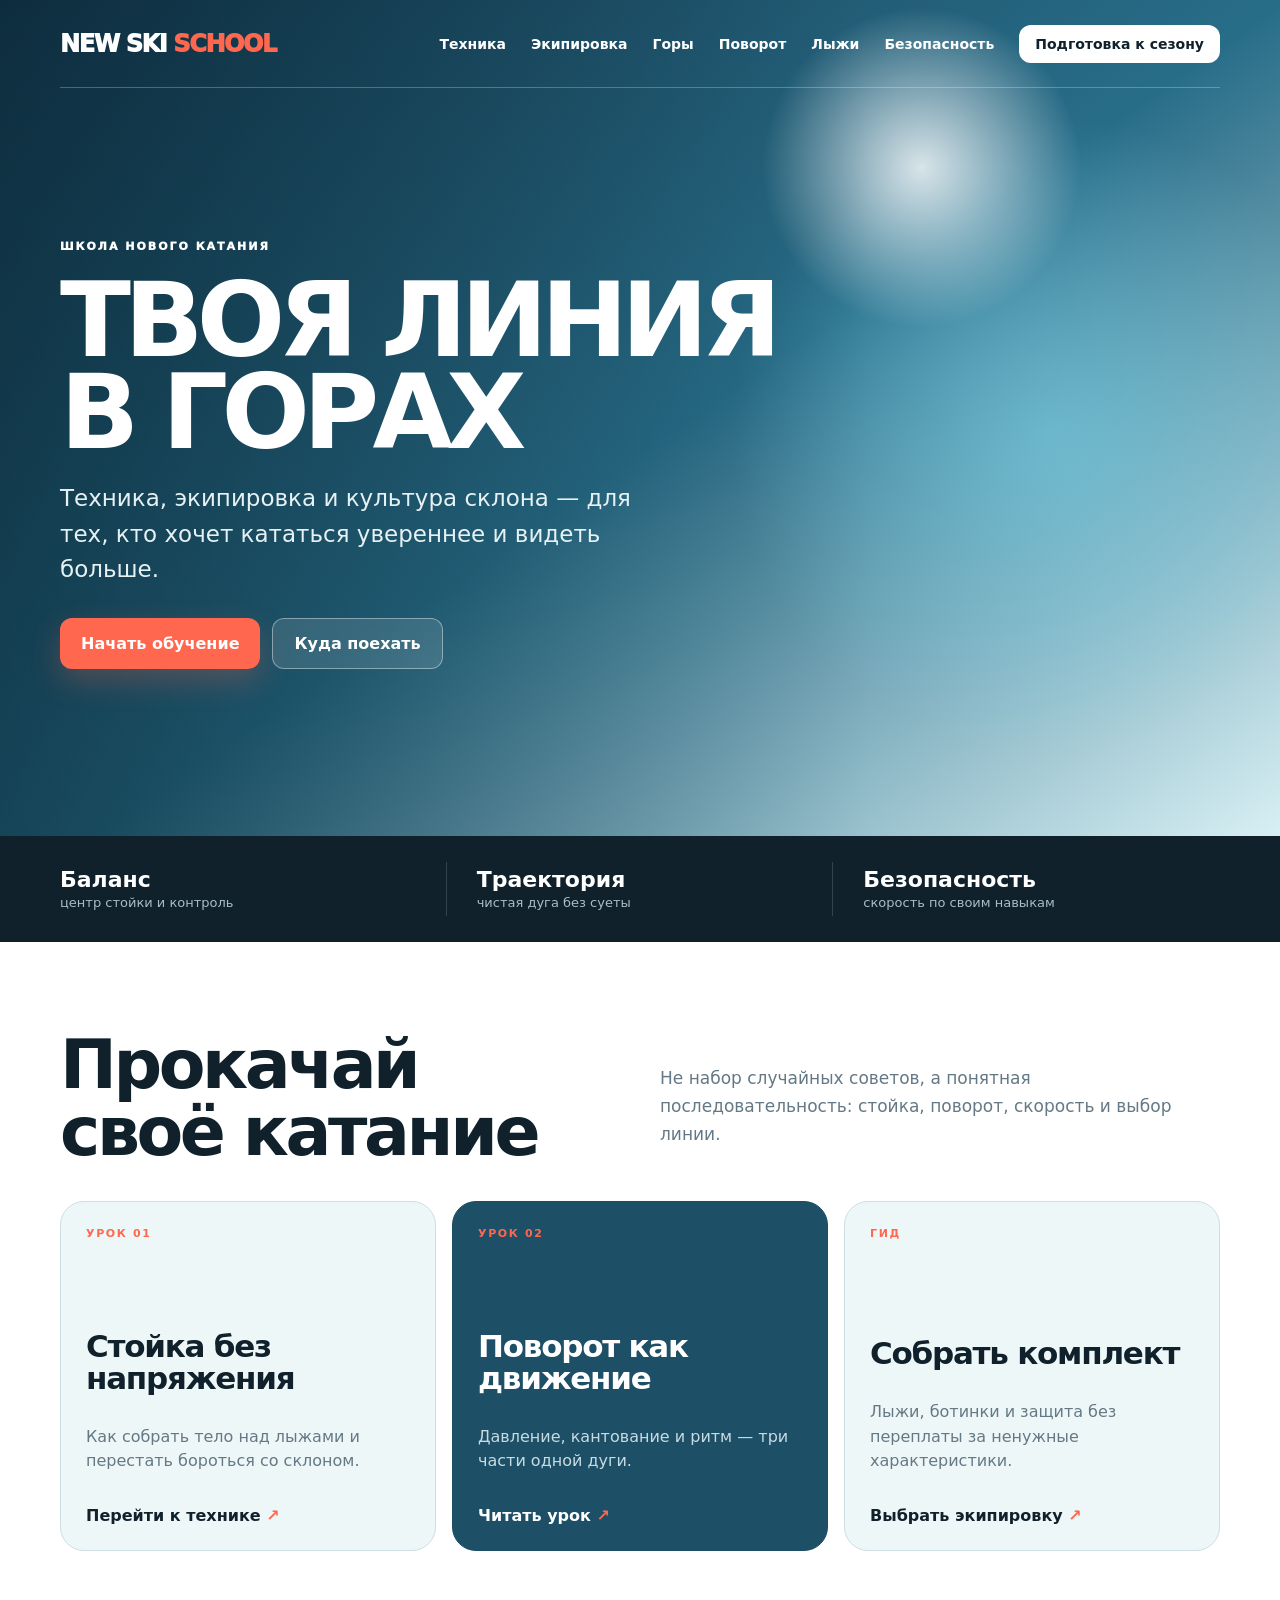
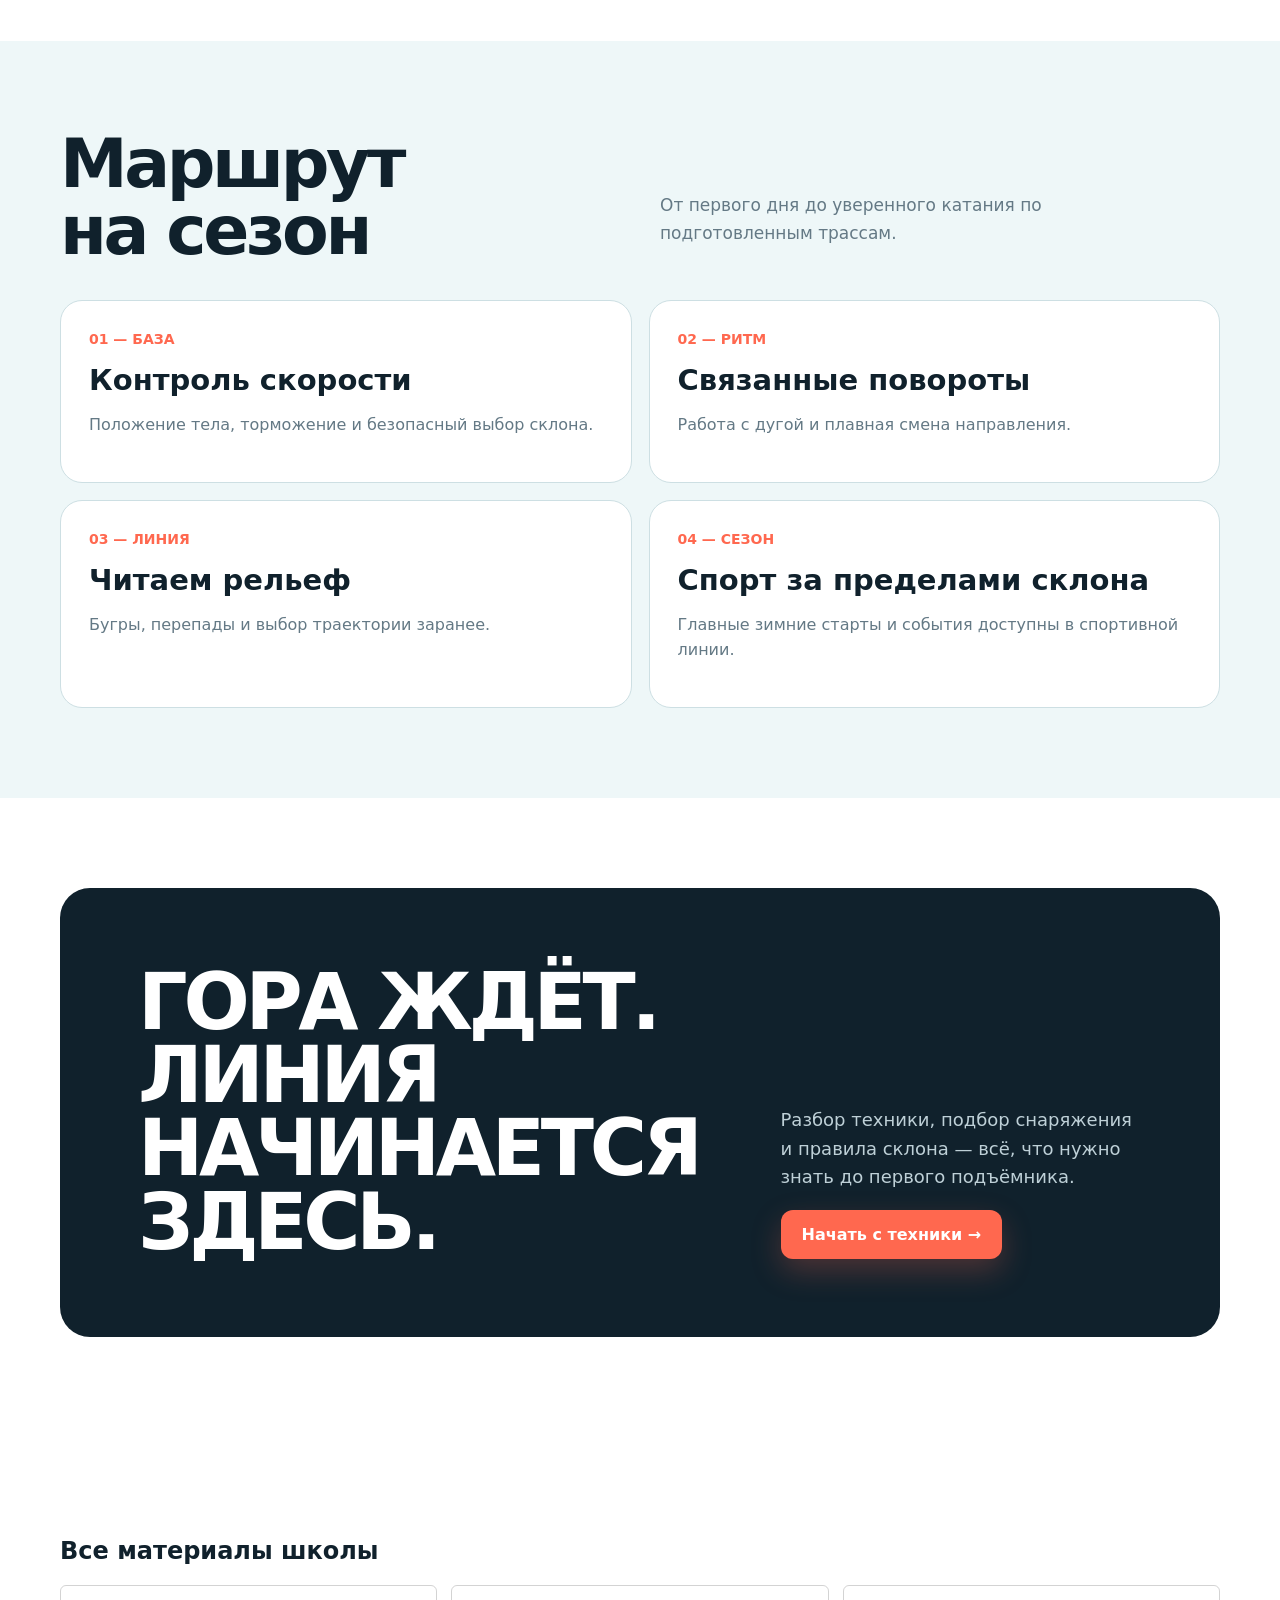
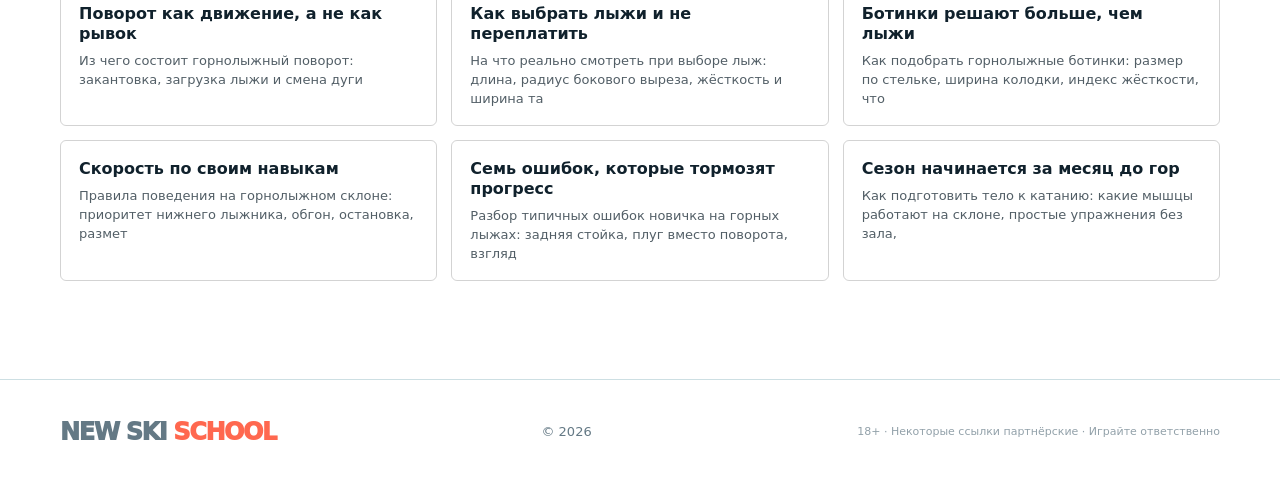
<file: index.html>
<!doctype html><html lang="ru"><head><meta charset="utf-8"><meta name="viewport" content="width=device-width,initial-scale=1"><title>New Ski School — свобода начинается со склона</title><meta name="description" content="New Ski School — гид по технике катания, экипировке, курортам и зимнему спорту."><link rel="canonical" href="https://newskischool.ru/"><link rel="stylesheet" href="/assets/style.css"><!-- Yandex.Metrika counter --><script type="text/javascript">(function(m,e,t,r,i,k,a){m[i]=m[i]||function(){(m[i].a=m[i].a||[]).push(arguments)};m[i].l=1*new Date();for(var j=0;j<document.scripts.length;j++){if(document.scripts[j].src===r){return;}}k=e.createElement(t),a=e.getElementsByTagName(t)[0],k.async=1,k.src=r,a.parentNode.insertBefore(k,a)})(window,document,"script","https://mc.yandex.ru/metrika/tag.js","ym");ym(112157472,"init",{clickmap:true,trackLinks:true,accurateTrackBounce:true,webvisor:true});</script><noscript><div><img src="https://mc.yandex.ru/watch/112157472" style="position:absolute;left:-9999px" alt=""></div></noscript><!-- /Yandex.Metrika counter --><link rel="icon" type="image/svg+xml" href="/favicon.svg"><link rel="icon" href="/favicon.ico" sizes="any"><link rel="icon" type="image/png" sizes="32x32" href="/favicon-32.png"><link rel="apple-touch-icon" href="/favicon-180.png"><script type="application/ld+json">[{"@context":"https://schema.org","@type":"WebSite","name":"New Ski School","url":"https://newskischool.ru","description":"Гид по технике катания, экипировке, горнолыжным курортам и зимнему спорту.","inLanguage":"ru-RU"},{"@context":"https://schema.org","@type":"Organization","name":"New Ski School","url":"https://newskischool.ru","logo":"https://newskischool.ru/favicon-180.png"}]</script><meta name="google-site-verification" content="vDhmduinBCpN_VP7a6WZDQBKjnbO5v-R5ZvTLhU3F1k"><style>.hublist{display:grid;grid-template-columns:repeat(3,1fr);gap:14px;margin:18px 0 8px}.hublist a{display:block;padding:18px;border:1px solid rgba(128,128,128,.35);border-radius:6px;text-decoration:none;color:inherit}.hublist b{display:block;font-size:16px;line-height:1.25;margin-bottom:6px}.hublist span{font-size:13px;opacity:.72}@media(max-width:900px){.hublist{grid-template-columns:1fr}}</style></head><body><header><div class="wrap nav"><a class="logo" href="/">NEW SKI <i>SCHOOL</i></a><nav><a href="/technique">Техника</a><a href="/gear">Экипировка</a><a href="/mountains">Горы</a><a href="/povorot">Поворот</a><a href="/vybor-lyzh">Лыжи</a><a href="/bezopasnost">Безопасность</a><a class="nav-cta" href="/podgotovka">Подготовка к сезону</a></nav></div></header><main><section class="hero"><div class="wrap hero-inner"><div class="eyebrow">Школа нового катания</div><h1>ТВОЯ ЛИНИЯ <br>В ГОРАХ</h1><p>Техника, экипировка и культура склона — для тех, кто хочет кататься увереннее и видеть больше.</p><div class="actions"><a class="button" href="#start">Начать обучение</a><a class="button ghost" href="/mountains">Куда поехать</a></div></div></section><div class="facts"><div class="wrap facts-in"><div class="fact"><strong>Баланс</strong><span>центр стойки и контроль</span></div><div class="fact"><strong>Траектория</strong><span>чистая дуга без суеты</span></div><div class="fact"><strong>Безопасность</strong><span>скорость по своим навыкам</span></div></div></div><section id="start"><div class="wrap"><div class="section-head"><h2>Прокачай<br>своё катание</h2><p>Не набор случайных советов, а понятная последовательность: стойка, поворот, скорость и выбор линии.</p></div><div class="lessons"><article class="lesson"><span class="tag">Урок 01</span><h3>Стойка без напряжения</h3><p>Как собрать тело над лыжами и перестать бороться со склоном.</p><a class="link" href="/technique">Перейти к технике <b>↗</b></a></article><article class="lesson"><span class="tag">Урок 02</span><h3>Поворот как движение</h3><p>Давление, кантование и ритм — три части одной дуги.</p><a class="link" href="/technique">Читать урок <b>↗</b></a></article><article class="lesson"><span class="tag">Гид</span><h3>Собрать комплект</h3><p>Лыжи, ботинки и защита без переплаты за ненужные характеристики.</p><a class="link" href="/gear">Выбрать экипировку <b>↗</b></a></article></div></div></section><section class="route"><div class="wrap"><div class="section-head"><h2>Маршрут<br>на сезон</h2><p>От первого дня до уверенного катания по подготовленным трассам.</p></div><div class="route-grid"><div class="route-card"><strong>01 — БАЗА</strong><h3>Контроль скорости</h3><p>Положение тела, торможение и безопасный выбор склона.</p></div><div class="route-card"><strong>02 — РИТМ</strong><h3>Связанные повороты</h3><p>Работа с дугой и плавная смена направления.</p></div><div class="route-card"><strong>03 — ЛИНИЯ</strong><h3>Читаем рельеф</h3><p>Бугры, перепады и выбор траектории заранее.</p></div><div class="route-card"><strong>04 — СЕЗОН</strong><h3>Спорт за пределами склона</h3><p>Главные зимние старты и события доступны в спортивной линии.</p></div></div></div></section><section><div class="wrap offer"><h2>ГОРА ЖДЁТ.<br>ЛИНИЯ НАЧИНАЕТСЯ ЗДЕСЬ.</h2><div><p>Разбор техники, подбор снаряжения и правила склона — всё, что нужно знать до первого подъёмника.</p><a class="button" href="/technique">Начать с техники →</a></div></div></section><section class="section"><div class="wrap"><h2>Все материалы школы</h2><div class="hublist"><a href="/povorot"><b>Поворот как движение, а не как рывок</b><span>Из чего состоит горнолыжный поворот: закантовка, загрузка лыжи и смена дуги</span></a><a href="/vybor-lyzh"><b>Как выбрать лыжи и не переплатить</b><span>На что реально смотреть при выборе лыж: длина, радиус бокового выреза, жёсткость и ширина та</span></a><a href="/botinki"><b>Ботинки решают больше, чем лыжи</b><span>Как подобрать горнолыжные ботинки: размер по стельке, ширина колодки, индекс жёсткости, что </span></a><a href="/bezopasnost"><b>Скорость по своим навыкам</b><span>Правила поведения на горнолыжном склоне: приоритет нижнего лыжника, обгон, остановка, размет</span></a><a href="/oshibki"><b>Семь ошибок, которые тормозят прогресс</b><span>Разбор типичных ошибок новичка на горных лыжах: задняя стойка, плуг вместо поворота, взгляд </span></a><a href="/podgotovka"><b>Сезон начинается за месяц до гор</b><span>Как подготовить тело к катанию: какие мышцы работают на склоне, простые упражнения без зала,</span></a></div></div></section></main><footer><div class="wrap foot"><a class="logo" href="/">NEW SKI <i>SCHOOL</i></a><div>© <span data-year></span></div><div class="tiny">18+ · Некоторые ссылки партнёрские · Играйте ответственно</div></div></footer><script src="/assets/site.js"></script></body></html>
</file>
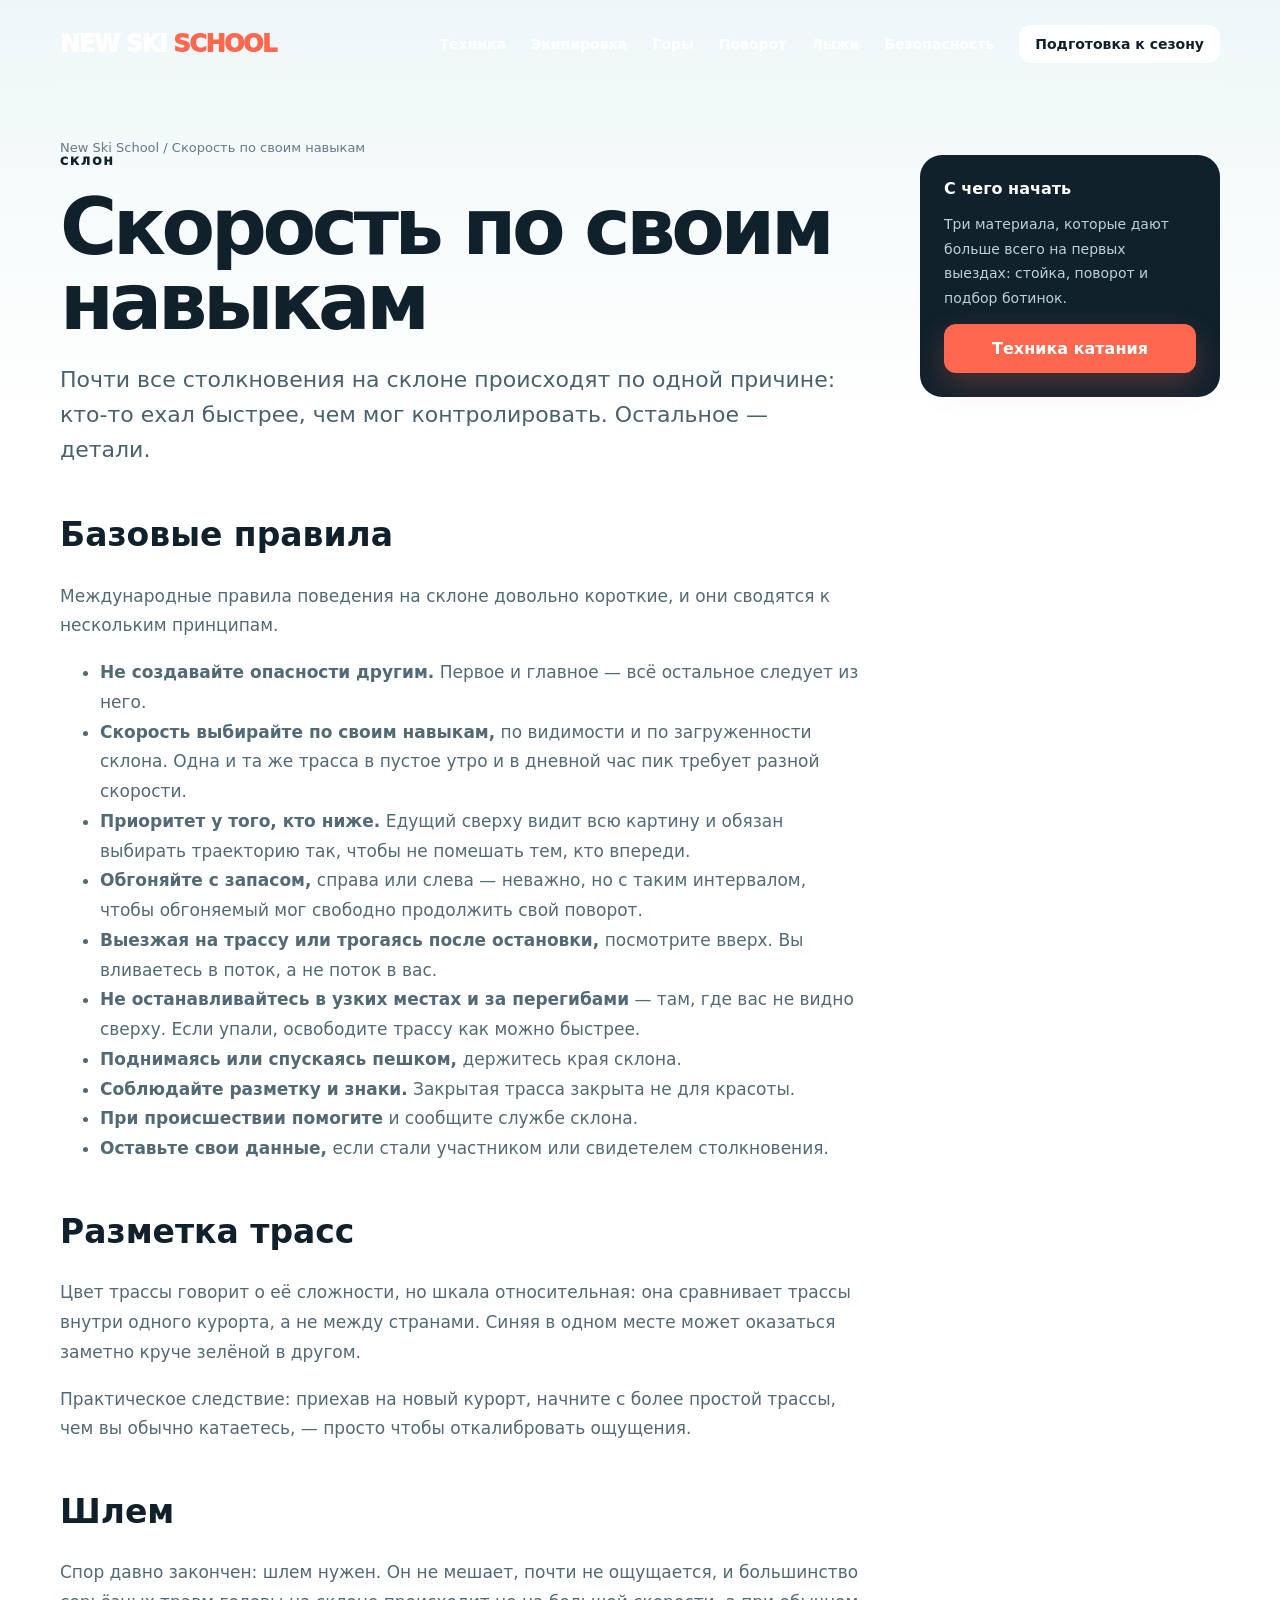
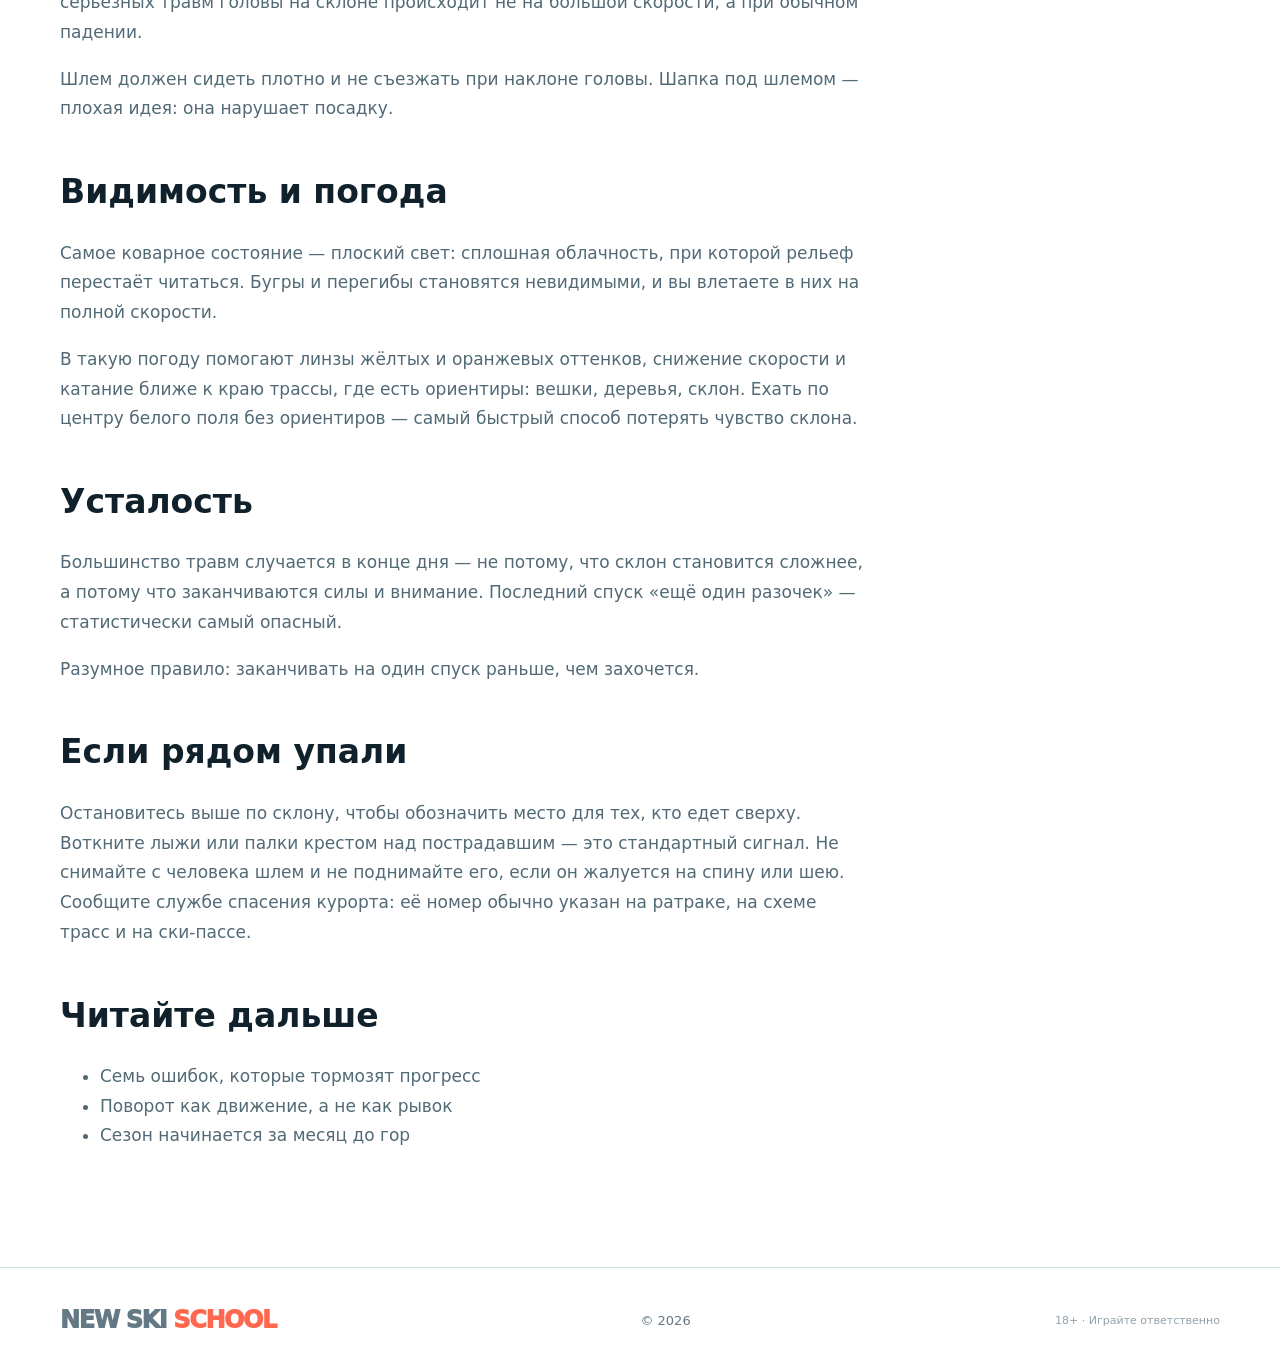
<file: bezopasnost.html>
<!doctype html><html lang="ru"><head><meta charset="utf-8"><meta name="viewport" content="width=device-width,initial-scale=1"><title>Безопасность на склоне: правила поведения и здравый смысл</title><meta name="description" content="Правила поведения на горнолыжном склоне: приоритет нижнего лыжника, обгон, остановка, разметка трасс по сложности. Что делать при падении рядом."><link rel="canonical" href="https://newskischool.ru/bezopasnost"><link rel="stylesheet" href="/assets/style.css"><link rel="icon" type="image/svg+xml" href="/favicon.svg"><link rel="icon" href="/favicon.ico" sizes="any"><link rel="icon" type="image/png" sizes="32x32" href="/favicon-32.png"><script type="application/ld+json">[{"@context": "https://schema.org", "@type": "Article", "headline": "Безопасность на склоне: правила поведения и здравый смысл", "description": "Правила поведения на горнолыжном склоне: приоритет нижнего лыжника, обгон, остановка, разметка трасс по сложности. Что делать при падении рядом.", "inLanguage": "ru-RU", "mainEntityOfPage": "https://newskischool.ru/bezopasnost", "author": {"@type": "Organization", "name": "New Ski School"}, "publisher": {"@type": "Organization", "name": "New Ski School"}}, {"@context": "https://schema.org", "@type": "BreadcrumbList", "itemListElement": [{"@type": "ListItem", "position": 1, "name": "New Ski School", "item": "https://newskischool.ru/"}, {"@type": "ListItem", "position": 2, "name": "Скорость по своим навыкам", "item": "https://newskischool.ru/bezopasnost"}]}]</script><!-- Yandex.Metrika counter --><script type="text/javascript">(function(m,e,t,r,i,k,a){m[i]=m[i]||function(){(m[i].a=m[i].a||[]).push(arguments)};m[i].l=1*new Date();for(var j=0;j<document.scripts.length;j++){if(document.scripts[j].src===r){return;}}k=e.createElement(t),a=e.getElementsByTagName(t)[0],k.async=1,k.src=r,a.parentNode.insertBefore(k,a)})(window,document,"script","https://mc.yandex.ru/metrika/tag.js","ym");ym(112157472,"init",{clickmap:true,trackLinks:true,accurateTrackBounce:true,webvisor:true});</script><noscript><div><img src="https://mc.yandex.ru/watch/112157472" style="position:absolute;left:-9999px" alt=""></div></noscript><!-- /Yandex.Metrika counter --></head><body><header><div class="wrap nav"><a class="logo" href="/">NEW SKI <i>SCHOOL</i></a><nav><a href="/technique">Техника</a><a href="/gear">Экипировка</a><a href="/mountains">Горы</a><a href="/povorot">Поворот</a><a href="/vybor-lyzh">Лыжи</a><a href="/bezopasnost">Безопасность</a><a class="nav-cta" href="/podgotovka">Подготовка к сезону</a></nav></div></header><main class="article"><div class="wrap"><div class="crumbs"><a href="/">New Ski School</a> / Скорость по своим навыкам</div><div class="article-shell"><article><div class="eyebrow">СКЛОН</div><h1>Скорость по своим навыкам</h1><p class="lead">Почти все столкновения на склоне происходят по одной причине: кто-то ехал быстрее, чем мог контролировать. Остальное — детали.</p><h2>Базовые правила</h2>
<p>Международные правила поведения на склоне довольно короткие, и они сводятся к нескольким принципам.</p>
<ul>
<li><strong>Не создавайте опасности другим.</strong> Первое и главное — всё остальное следует из него.</li>
<li><strong>Скорость выбирайте по своим навыкам,</strong> по видимости и по загруженности склона. Одна и та же трасса в пустое утро и в дневной час пик требует разной скорости.</li>
<li><strong>Приоритет у того, кто ниже.</strong> Едущий сверху видит всю картину и обязан выбирать траекторию так, чтобы не помешать тем, кто впереди.</li>
<li><strong>Обгоняйте с запасом,</strong> справа или слева — неважно, но с таким интервалом, чтобы обгоняемый мог свободно продолжить свой поворот.</li>
<li><strong>Выезжая на трассу или трогаясь после остановки,</strong> посмотрите вверх. Вы вливаетесь в поток, а не поток в вас.</li>
<li><strong>Не останавливайтесь в узких местах и за перегибами</strong> — там, где вас не видно сверху. Если упали, освободите трассу как можно быстрее.</li>
<li><strong>Поднимаясь или спускаясь пешком,</strong> держитесь края склона.</li>
<li><strong>Соблюдайте разметку и знаки.</strong> Закрытая трасса закрыта не для красоты.</li>
<li><strong>При происшествии помогите</strong> и сообщите службе склона.</li>
<li><strong>Оставьте свои данные,</strong> если стали участником или свидетелем столкновения.</li>
</ul>

<h2>Разметка трасс</h2>
<p>Цвет трассы говорит о её сложности, но шкала относительная: она сравнивает трассы внутри одного курорта, а не между странами. Синяя в одном месте может оказаться заметно круче зелёной в другом.</p>
<p>Практическое следствие: приехав на новый курорт, начните с более простой трассы, чем вы обычно катаетесь, — просто чтобы откалибровать ощущения.</p>

<h2>Шлем</h2>
<p>Спор давно закончен: шлем нужен. Он не мешает, почти не ощущается, и большинство серьёзных травм головы на склоне происходит не на большой скорости, а при обычном падении.</p>
<p>Шлем должен сидеть плотно и не съезжать при наклоне головы. Шапка под шлемом — плохая идея: она нарушает посадку.</p>

<h2>Видимость и погода</h2>
<p>Самое коварное состояние — плоский свет: сплошная облачность, при которой рельеф перестаёт читаться. Бугры и перегибы становятся невидимыми, и вы влетаете в них на полной скорости.</p>
<p>В такую погоду помогают линзы жёлтых и оранжевых оттенков, снижение скорости и катание ближе к краю трассы, где есть ориентиры: вешки, деревья, склон. Ехать по центру белого поля без ориентиров — самый быстрый способ потерять чувство склона.</p>

<h2>Усталость</h2>
<p>Большинство травм случается в конце дня — не потому, что склон становится сложнее, а потому что заканчиваются силы и внимание. Последний спуск «ещё один разочек» — статистически самый опасный.</p>
<p>Разумное правило: заканчивать на один спуск раньше, чем захочется.</p>

<h2>Если рядом упали</h2>
<p>Остановитесь выше по склону, чтобы обозначить место для тех, кто едет сверху. Воткните лыжи или палки крестом над пострадавшим — это стандартный сигнал. Не снимайте с человека шлем и не поднимайте его, если он жалуется на спину или шею. Сообщите службе спасения курорта: её номер обычно указан на ратраке, на схеме трасс и на ски-пассе.</p><h2>Читайте дальше</h2><ul><li><a href="/oshibki">Семь ошибок, которые тормозят прогресс</a></li><li><a href="/povorot">Поворот как движение, а не как рывок</a></li><li><a href="/podgotovka">Сезон начинается за месяц до гор</a></li></ul></article><aside class="aside"><strong>С чего начать</strong><p>Три материала, которые дают больше всего на первых выездах: стойка, поворот и подбор ботинок.</p><a class="button" href="/technique">Техника катания</a></aside></div></div></main><footer><div class="wrap foot"><a class="logo" href="/">NEW SKI <i>SCHOOL</i></a><div>© <span data-year></span></div><div class="tiny">18+ · Играйте ответственно</div></div></footer><script src="/assets/site.js"></script></body></html>
</file>
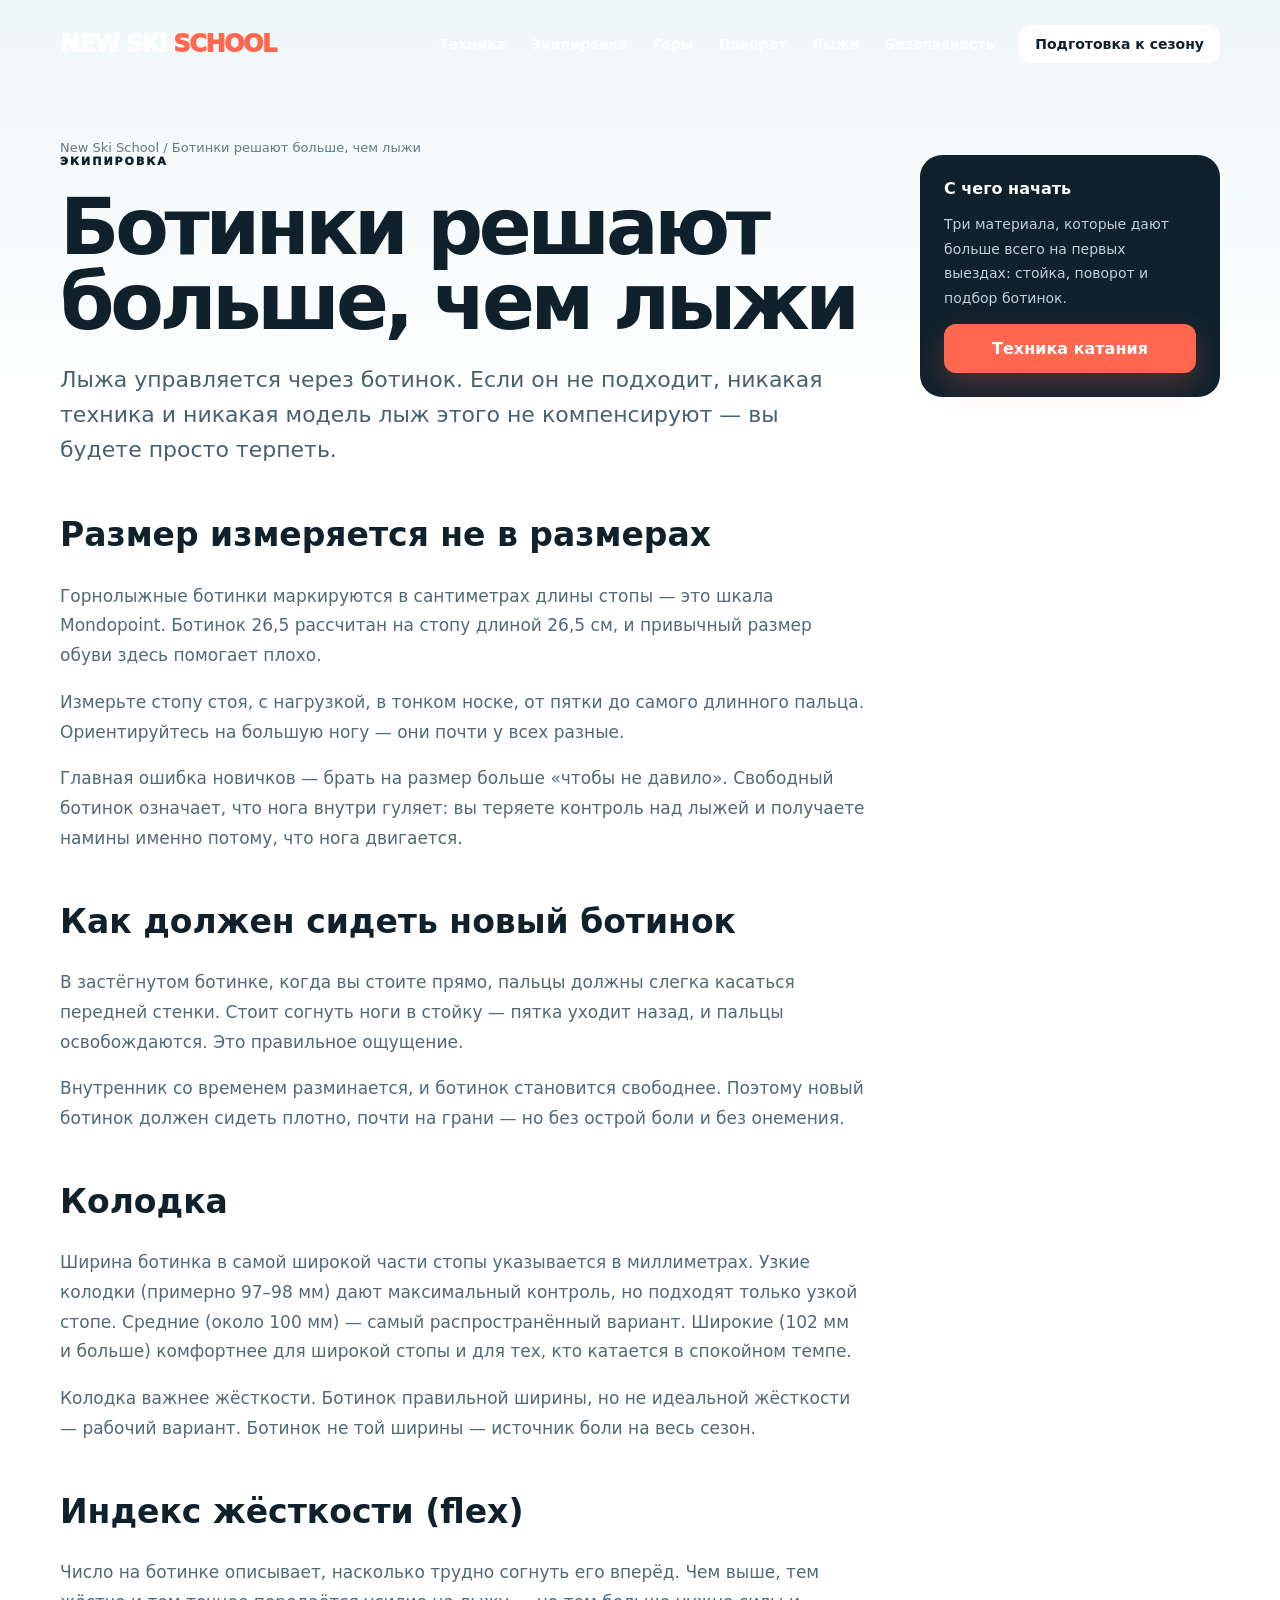
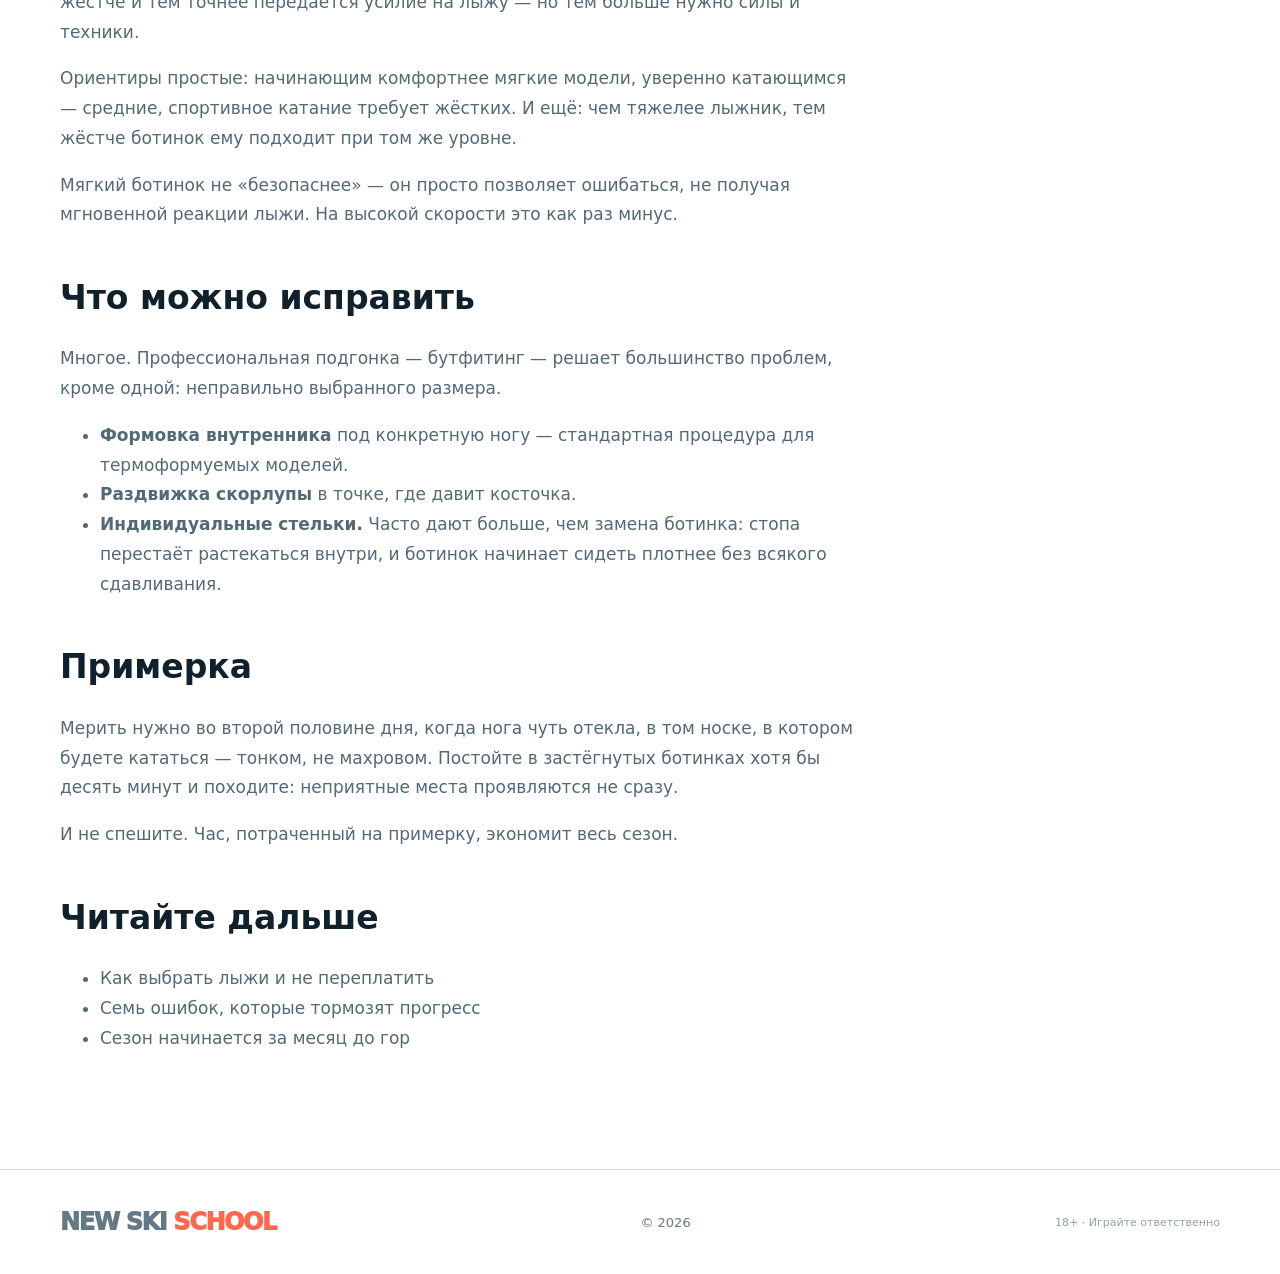
<file: botinki.html>
<!doctype html><html lang="ru"><head><meta charset="utf-8"><meta name="viewport" content="width=device-width,initial-scale=1"><title>Горнолыжные ботинки: жёсткость, колодка и подгонка</title><meta name="description" content="Как подобрать горнолыжные ботинки: размер по стельке, ширина колодки, индекс жёсткости, что можно исправить бутфитингом. Почему ботинки важнее лыж."><link rel="canonical" href="https://newskischool.ru/botinki"><link rel="stylesheet" href="/assets/style.css"><link rel="icon" type="image/svg+xml" href="/favicon.svg"><link rel="icon" href="/favicon.ico" sizes="any"><link rel="icon" type="image/png" sizes="32x32" href="/favicon-32.png"><script type="application/ld+json">[{"@context": "https://schema.org", "@type": "Article", "headline": "Горнолыжные ботинки: жёсткость, колодка и подгонка", "description": "Как подобрать горнолыжные ботинки: размер по стельке, ширина колодки, индекс жёсткости, что можно исправить бутфитингом. Почему ботинки важнее лыж.", "inLanguage": "ru-RU", "mainEntityOfPage": "https://newskischool.ru/botinki", "author": {"@type": "Organization", "name": "New Ski School"}, "publisher": {"@type": "Organization", "name": "New Ski School"}}, {"@context": "https://schema.org", "@type": "BreadcrumbList", "itemListElement": [{"@type": "ListItem", "position": 1, "name": "New Ski School", "item": "https://newskischool.ru/"}, {"@type": "ListItem", "position": 2, "name": "Ботинки решают больше, чем лыжи", "item": "https://newskischool.ru/botinki"}]}]</script><!-- Yandex.Metrika counter --><script type="text/javascript">(function(m,e,t,r,i,k,a){m[i]=m[i]||function(){(m[i].a=m[i].a||[]).push(arguments)};m[i].l=1*new Date();for(var j=0;j<document.scripts.length;j++){if(document.scripts[j].src===r){return;}}k=e.createElement(t),a=e.getElementsByTagName(t)[0],k.async=1,k.src=r,a.parentNode.insertBefore(k,a)})(window,document,"script","https://mc.yandex.ru/metrika/tag.js","ym");ym(112157472,"init",{clickmap:true,trackLinks:true,accurateTrackBounce:true,webvisor:true});</script><noscript><div><img src="https://mc.yandex.ru/watch/112157472" style="position:absolute;left:-9999px" alt=""></div></noscript><!-- /Yandex.Metrika counter --></head><body><header><div class="wrap nav"><a class="logo" href="/">NEW SKI <i>SCHOOL</i></a><nav><a href="/technique">Техника</a><a href="/gear">Экипировка</a><a href="/mountains">Горы</a><a href="/povorot">Поворот</a><a href="/vybor-lyzh">Лыжи</a><a href="/bezopasnost">Безопасность</a><a class="nav-cta" href="/podgotovka">Подготовка к сезону</a></nav></div></header><main class="article"><div class="wrap"><div class="crumbs"><a href="/">New Ski School</a> / Ботинки решают больше, чем лыжи</div><div class="article-shell"><article><div class="eyebrow">ЭКИПИРОВКА</div><h1>Ботинки решают больше, чем лыжи</h1><p class="lead">Лыжа управляется через ботинок. Если он не подходит, никакая техника и никакая модель лыж этого не компенсируют — вы будете просто терпеть.</p><h2>Размер измеряется не в размерах</h2>
<p>Горнолыжные ботинки маркируются в сантиметрах длины стопы — это шкала Mondopoint. Ботинок 26,5 рассчитан на стопу длиной 26,5 см, и привычный размер обуви здесь помогает плохо.</p>
<p>Измерьте стопу стоя, с нагрузкой, в тонком носке, от пятки до самого длинного пальца. Ориентируйтесь на большую ногу — они почти у всех разные.</p>
<p>Главная ошибка новичков — брать на размер больше «чтобы не давило». Свободный ботинок означает, что нога внутри гуляет: вы теряете контроль над лыжей и получаете намины именно потому, что нога двигается.</p>

<h2>Как должен сидеть новый ботинок</h2>
<p>В застёгнутом ботинке, когда вы стоите прямо, пальцы должны слегка касаться передней стенки. Стоит согнуть ноги в стойку — пятка уходит назад, и пальцы освобождаются. Это правильное ощущение.</p>
<p>Внутренник со временем разминается, и ботинок становится свободнее. Поэтому новый ботинок должен сидеть плотно, почти на грани — но без острой боли и без онемения.</p>

<h2>Колодка</h2>
<p>Ширина ботинка в самой широкой части стопы указывается в миллиметрах. Узкие колодки (примерно 97–98 мм) дают максимальный контроль, но подходят только узкой стопе. Средние (около 100 мм) — самый распространённый вариант. Широкие (102 мм и больше) комфортнее для широкой стопы и для тех, кто катается в спокойном темпе.</p>
<p>Колодка важнее жёсткости. Ботинок правильной ширины, но не идеальной жёсткости — рабочий вариант. Ботинок не той ширины — источник боли на весь сезон.</p>

<h2>Индекс жёсткости (flex)</h2>
<p>Число на ботинке описывает, насколько трудно согнуть его вперёд. Чем выше, тем жёстче и тем точнее передаётся усилие на лыжу — но тем больше нужно силы и техники.</p>
<p>Ориентиры простые: начинающим комфортнее мягкие модели, уверенно катающимся — средние, спортивное катание требует жёстких. И ещё: чем тяжелее лыжник, тем жёстче ботинок ему подходит при том же уровне.</p>
<p>Мягкий ботинок не «безопаснее» — он просто позволяет ошибаться, не получая мгновенной реакции лыжи. На высокой скорости это как раз минус.</p>

<h2>Что можно исправить</h2>
<p>Многое. Профессиональная подгонка — бутфитинг — решает большинство проблем, кроме одной: неправильно выбранного размера.</p>
<ul>
<li><strong>Формовка внутренника</strong> под конкретную ногу — стандартная процедура для термоформуемых моделей.</li>
<li><strong>Раздвижка скорлупы</strong> в точке, где давит косточка.</li>
<li><strong>Индивидуальные стельки.</strong> Часто дают больше, чем замена ботинка: стопа перестаёт растекаться внутри, и ботинок начинает сидеть плотнее без всякого сдавливания.</li>
</ul>

<h2>Примерка</h2>
<p>Мерить нужно во второй половине дня, когда нога чуть отекла, в том носке, в котором будете кататься — тонком, не махровом. Постойте в застёгнутых ботинках хотя бы десять минут и походите: неприятные места проявляются не сразу.</p>
<p>И не спешите. Час, потраченный на примерку, экономит весь сезон.</p><h2>Читайте дальше</h2><ul><li><a href="/vybor-lyzh">Как выбрать лыжи и не переплатить</a></li><li><a href="/oshibki">Семь ошибок, которые тормозят прогресс</a></li><li><a href="/podgotovka">Сезон начинается за месяц до гор</a></li></ul></article><aside class="aside"><strong>С чего начать</strong><p>Три материала, которые дают больше всего на первых выездах: стойка, поворот и подбор ботинок.</p><a class="button" href="/technique">Техника катания</a></aside></div></div></main><footer><div class="wrap foot"><a class="logo" href="/">NEW SKI <i>SCHOOL</i></a><div>© <span data-year></span></div><div class="tiny">18+ · Играйте ответственно</div></div></footer><script src="/assets/site.js"></script></body></html>
</file>
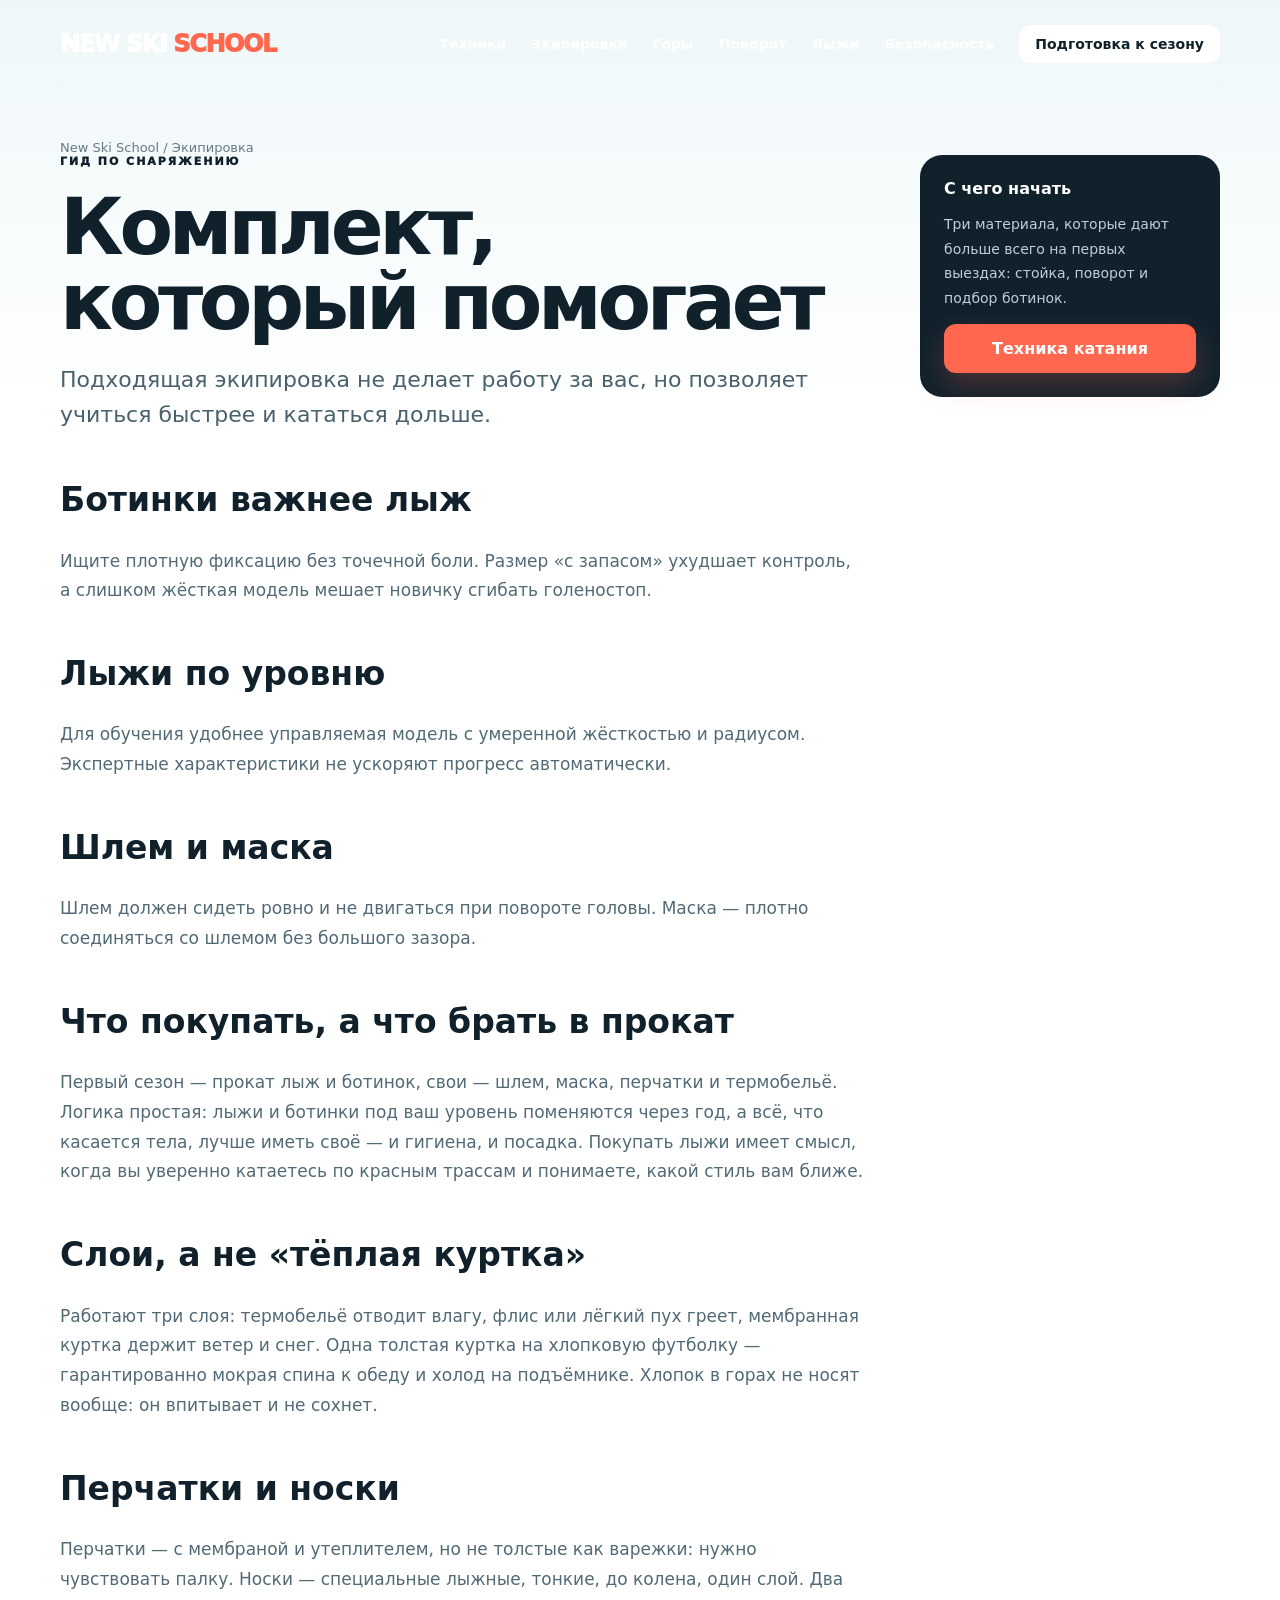
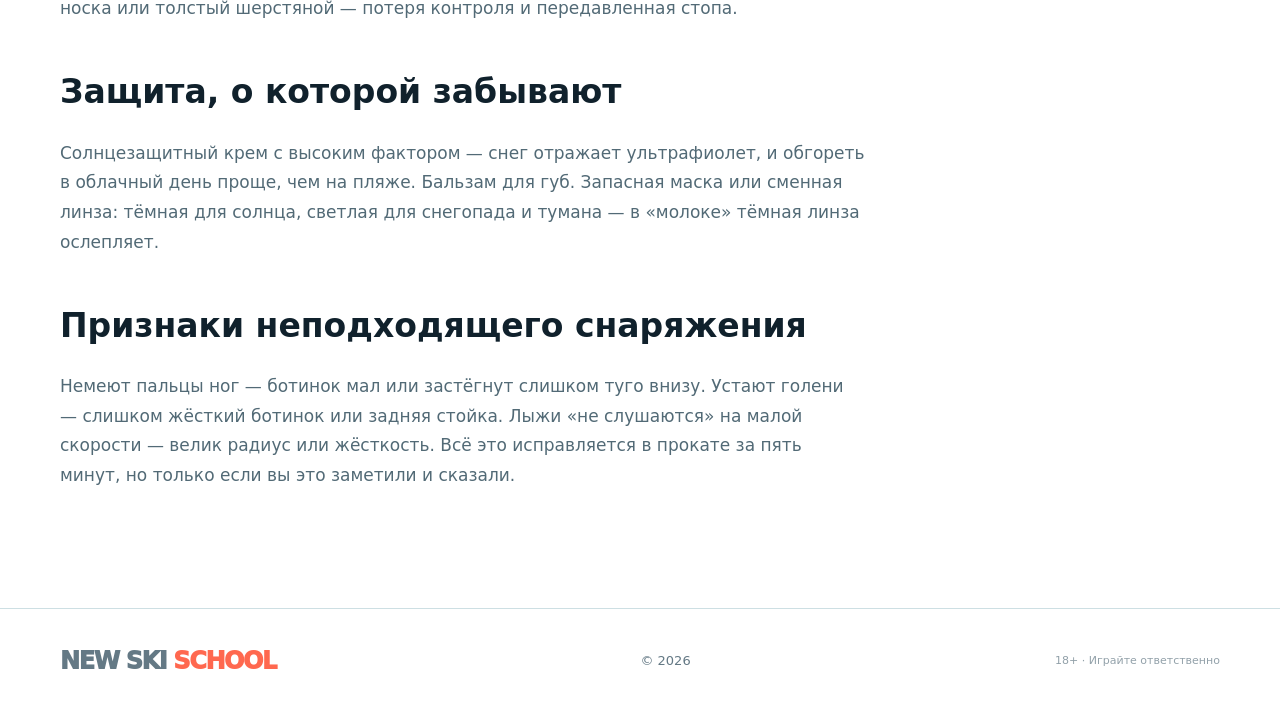
<file: gear.html>
<!doctype html><html lang="ru"><head><meta charset="utf-8"><meta name="viewport" content="width=device-width,initial-scale=1"><title>Как выбрать экипировку — New Ski School</title><meta name="description" content="Лыжи, ботинки, шлем и защита: практический гид без лишней переплаты."><link rel="canonical" href="https://newskischool.ru/gear"><link rel="stylesheet" href="/assets/style.css"><!-- Yandex.Metrika counter --><script type="text/javascript">(function(m,e,t,r,i,k,a){m[i]=m[i]||function(){(m[i].a=m[i].a||[]).push(arguments)};m[i].l=1*new Date();for(var j=0;j<document.scripts.length;j++){if(document.scripts[j].src===r){return;}}k=e.createElement(t),a=e.getElementsByTagName(t)[0],k.async=1,k.src=r,a.parentNode.insertBefore(k,a)})(window,document,"script","https://mc.yandex.ru/metrika/tag.js","ym");ym(112157472,"init",{clickmap:true,trackLinks:true,accurateTrackBounce:true,webvisor:true});</script><noscript><div><img src="https://mc.yandex.ru/watch/112157472" style="position:absolute;left:-9999px" alt=""></div></noscript><!-- /Yandex.Metrika counter --><link rel="icon" type="image/svg+xml" href="/favicon.svg"><link rel="icon" href="/favicon.ico" sizes="any"><link rel="icon" type="image/png" sizes="32x32" href="/favicon-32.png"><link rel="apple-touch-icon" href="/favicon-180.png"><script type="application/ld+json">[{"@context":"https://schema.org","@type":"Article","headline":"Как выбрать экипировку — New Ski School","description":"Лыжи, ботинки, шлем и защита: практический гид без лишней переплаты.","inLanguage":"ru-RU","mainEntityOfPage":"https://newskischool.ru/gear","publisher":{"@type":"Organization","name":"New Ski School","url":"https://newskischool.ru"}},{"@context":"https://schema.org","@type":"BreadcrumbList","itemListElement":[{"@type":"ListItem","position":1,"name":"Главная","item":"https://newskischool.ru/"},{"@type":"ListItem","position":2,"name":"Экипировка","item":"https://newskischool.ru/gear"}]}]</script></head><body><header><div class="wrap nav"><a class="logo" href="/">NEW SKI <i>SCHOOL</i></a><nav><a href="/technique">Техника</a><a href="/gear">Экипировка</a><a href="/mountains">Горы</a><a href="/povorot">Поворот</a><a href="/vybor-lyzh">Лыжи</a><a href="/bezopasnost">Безопасность</a><a class="nav-cta" href="/podgotovka">Подготовка к сезону</a></nav></div></header><main class="article"><div class="wrap"><div class="crumbs"><a href="/">New Ski School</a> / Экипировка</div><div class="article-shell"><article><div class="eyebrow">Гид по снаряжению</div><h1>Комплект, который помогает</h1><p class="lead">Подходящая экипировка не делает работу за вас, но позволяет учиться быстрее и кататься дольше.</p><h2>Ботинки важнее лыж</h2><p>Ищите плотную фиксацию без точечной боли. Размер «с запасом» ухудшает контроль, а слишком жёсткая модель мешает новичку сгибать голеностоп.</p><h2>Лыжи по уровню</h2><p>Для обучения удобнее управляемая модель с умеренной жёсткостью и радиусом. Экспертные характеристики не ускоряют прогресс автоматически.</p><h2>Шлем и маска</h2><p>Шлем должен сидеть ровно и не двигаться при повороте головы. Маска — плотно соединяться со шлемом без большого зазора.</p><h2>Что покупать, а что брать в прокат</h2><p>Первый сезон — прокат лыж и ботинок, свои — шлем, маска, перчатки и термобельё. Логика простая: лыжи и ботинки под ваш уровень поменяются через год, а всё, что касается тела, лучше иметь своё — и гигиена, и посадка. Покупать лыжи имеет смысл, когда вы уверенно катаетесь по красным трассам и понимаете, какой стиль вам ближе.</p><h2>Слои, а не «тёплая куртка»</h2><p>Работают три слоя: термобельё отводит влагу, флис или лёгкий пух греет, мембранная куртка держит ветер и снег. Одна толстая куртка на хлопковую футболку — гарантированно мокрая спина к обеду и холод на подъёмнике. Хлопок в горах не носят вообще: он впитывает и не сохнет.</p><h2>Перчатки и носки</h2><p>Перчатки — с мембраной и утеплителем, но не толстые как варежки: нужно чувствовать палку. Носки — специальные лыжные, тонкие, до колена, один слой. Два носка или толстый шерстяной — потеря контроля и передавленная стопа.</p><h2>Защита, о которой забывают</h2><p>Солнцезащитный крем с высоким фактором — снег отражает ультрафиолет, и обгореть в облачный день проще, чем на пляже. Бальзам для губ. Запасная маска или сменная линза: тёмная для солнца, светлая для снегопада и тумана — в «молоке» тёмная линза ослепляет.</p><h2>Признаки неподходящего снаряжения</h2><p>Немеют пальцы ног — ботинок мал или застёгнут слишком туго внизу. Устают голени — слишком жёсткий ботинок или задняя стойка. Лыжи «не слушаются» на малой скорости — велик радиус или жёсткость. Всё это исправляется в прокате за пять минут, но только если вы это заметили и сказали.</p></article><aside class="aside"><strong>С чего начать</strong><p>Три материала, которые дают больше всего на первых выездах: стойка, поворот и подбор ботинок.</p><a class="button" href="/technique">Техника катания</a></aside></div></div></main><footer><div class="wrap foot"><a class="logo" href="/">NEW SKI <i>SCHOOL</i></a><div>© <span data-year></span></div><div class="tiny">18+ · Играйте ответственно</div></div></footer><script src="/assets/site.js"></script></body></html>
</file>
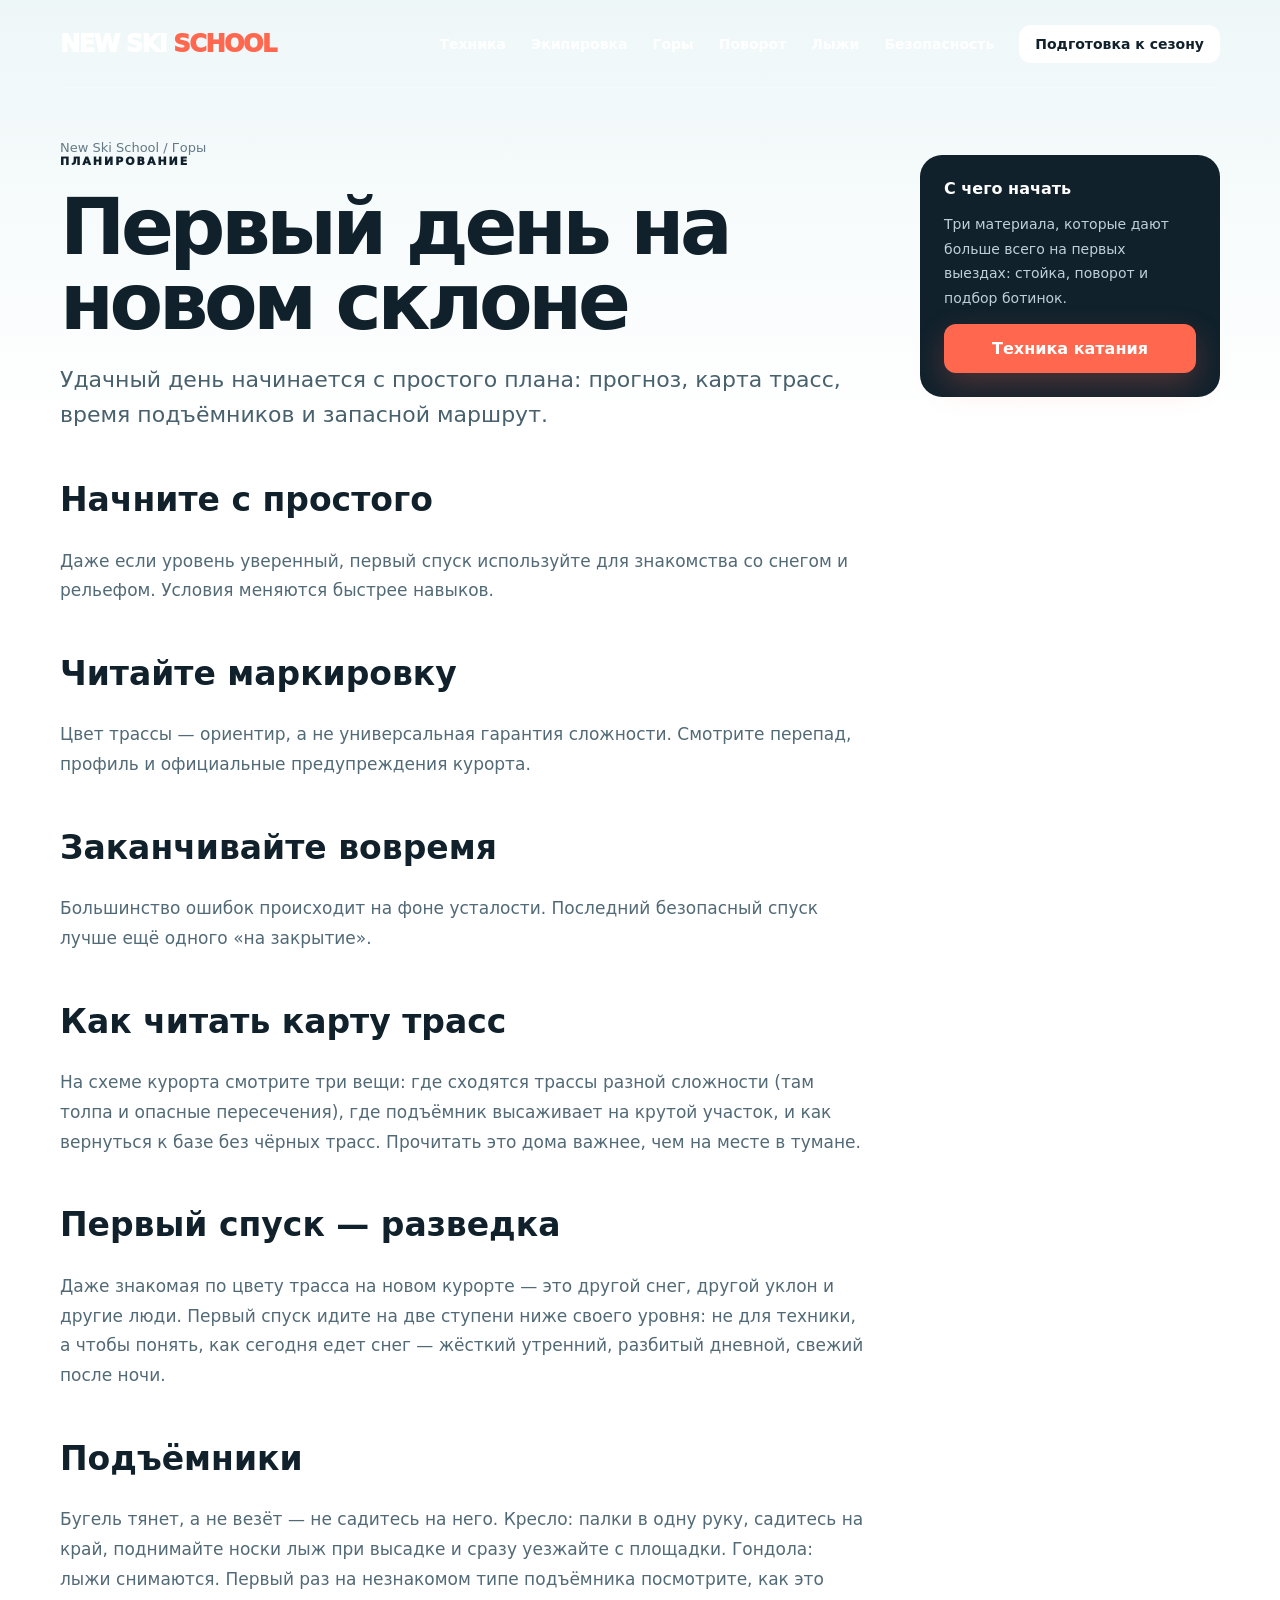
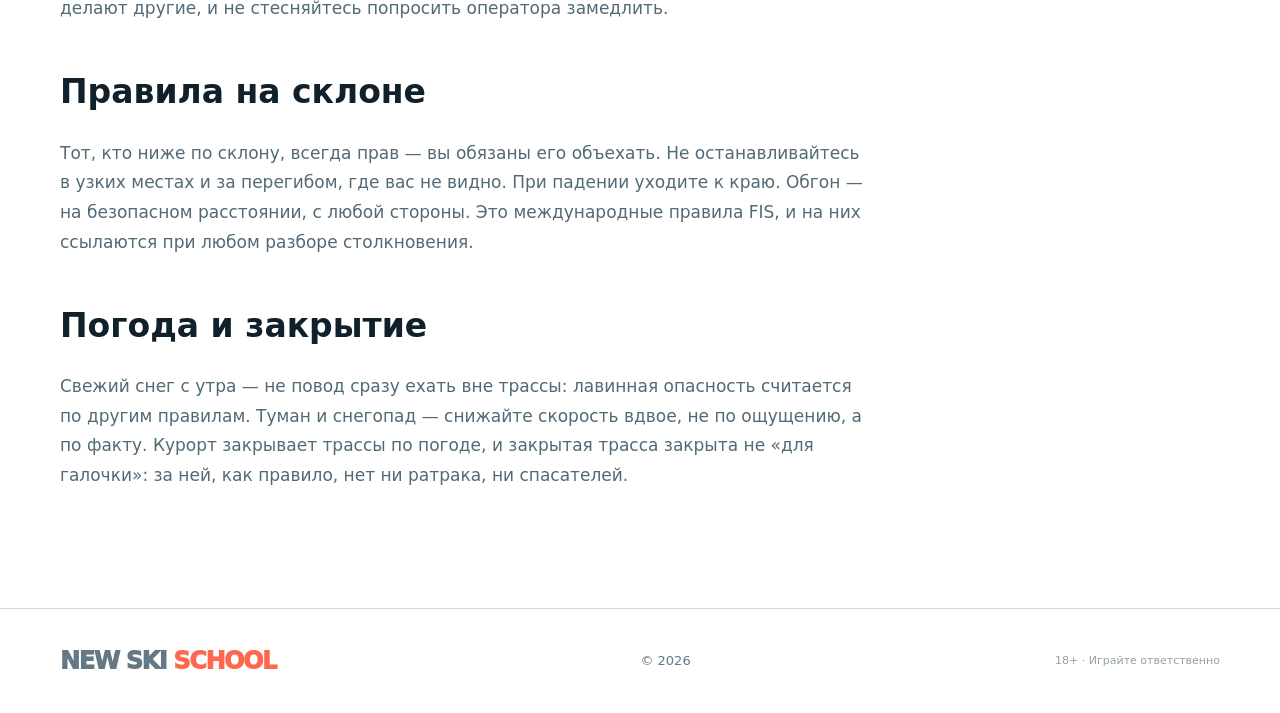
<file: mountains.html>
<!doctype html><html lang="ru"><head><meta charset="utf-8"><meta name="viewport" content="width=device-width,initial-scale=1"><title>Первый выезд в горы — New Ski School</title><meta name="description" content="Как выбрать склон, подготовиться к погоде и провести первый день в горах безопасно."><link rel="canonical" href="https://newskischool.ru/mountains"><link rel="stylesheet" href="/assets/style.css"><!-- Yandex.Metrika counter --><script type="text/javascript">(function(m,e,t,r,i,k,a){m[i]=m[i]||function(){(m[i].a=m[i].a||[]).push(arguments)};m[i].l=1*new Date();for(var j=0;j<document.scripts.length;j++){if(document.scripts[j].src===r){return;}}k=e.createElement(t),a=e.getElementsByTagName(t)[0],k.async=1,k.src=r,a.parentNode.insertBefore(k,a)})(window,document,"script","https://mc.yandex.ru/metrika/tag.js","ym");ym(112157472,"init",{clickmap:true,trackLinks:true,accurateTrackBounce:true,webvisor:true});</script><noscript><div><img src="https://mc.yandex.ru/watch/112157472" style="position:absolute;left:-9999px" alt=""></div></noscript><!-- /Yandex.Metrika counter --><link rel="icon" type="image/svg+xml" href="/favicon.svg"><link rel="icon" href="/favicon.ico" sizes="any"><link rel="icon" type="image/png" sizes="32x32" href="/favicon-32.png"><link rel="apple-touch-icon" href="/favicon-180.png"><script type="application/ld+json">[{"@context":"https://schema.org","@type":"Article","headline":"Первый выезд в горы — New Ski School","description":"Как выбрать склон, подготовиться к погоде и провести первый день в горах безопасно.","inLanguage":"ru-RU","mainEntityOfPage":"https://newskischool.ru/mountains","publisher":{"@type":"Organization","name":"New Ski School","url":"https://newskischool.ru"}},{"@context":"https://schema.org","@type":"BreadcrumbList","itemListElement":[{"@type":"ListItem","position":1,"name":"Главная","item":"https://newskischool.ru/"},{"@type":"ListItem","position":2,"name":"Горы и курорты","item":"https://newskischool.ru/mountains"}]}]</script></head><body><header><div class="wrap nav"><a class="logo" href="/">NEW SKI <i>SCHOOL</i></a><nav><a href="/technique">Техника</a><a href="/gear">Экипировка</a><a href="/mountains">Горы</a><a href="/povorot">Поворот</a><a href="/vybor-lyzh">Лыжи</a><a href="/bezopasnost">Безопасность</a><a class="nav-cta" href="/podgotovka">Подготовка к сезону</a></nav></div></header><main class="article"><div class="wrap"><div class="crumbs"><a href="/">New Ski School</a> / Горы</div><div class="article-shell"><article><div class="eyebrow">Планирование</div><h1>Первый день на новом склоне</h1><p class="lead">Удачный день начинается с простого плана: прогноз, карта трасс, время подъёмников и запасной маршрут.</p><h2>Начните с простого</h2><p>Даже если уровень уверенный, первый спуск используйте для знакомства со снегом и рельефом. Условия меняются быстрее навыков.</p><h2>Читайте маркировку</h2><p>Цвет трассы — ориентир, а не универсальная гарантия сложности. Смотрите перепад, профиль и официальные предупреждения курорта.</p><h2>Заканчивайте вовремя</h2><p>Большинство ошибок происходит на фоне усталости. Последний безопасный спуск лучше ещё одного «на закрытие».</p><h2>Как читать карту трасс</h2><p>На схеме курорта смотрите три вещи: где сходятся трассы разной сложности (там толпа и опасные пересечения), где подъёмник высаживает на крутой участок, и как вернуться к базе без чёрных трасс. Прочитать это дома важнее, чем на месте в тумане.</p><h2>Первый спуск — разведка</h2><p>Даже знакомая по цвету трасса на новом курорте — это другой снег, другой уклон и другие люди. Первый спуск идите на две ступени ниже своего уровня: не для техники, а чтобы понять, как сегодня едет снег — жёсткий утренний, разбитый дневной, свежий после ночи.</p><h2>Подъёмники</h2><p>Бугель тянет, а не везёт — не садитесь на него. Кресло: палки в одну руку, садитесь на край, поднимайте носки лыж при высадке и сразу уезжайте с площадки. Гондола: лыжи снимаются. Первый раз на незнакомом типе подъёмника посмотрите, как это делают другие, и не стесняйтесь попросить оператора замедлить.</p><h2>Правила на склоне</h2><p>Тот, кто ниже по склону, всегда прав — вы обязаны его объехать. Не останавливайтесь в узких местах и за перегибом, где вас не видно. При падении уходите к краю. Обгон — на безопасном расстоянии, с любой стороны. Это международные правила FIS, и на них ссылаются при любом разборе столкновения.</p><h2>Погода и закрытие</h2><p>Свежий снег с утра — не повод сразу ехать вне трассы: лавинная опасность считается по другим правилам. Туман и снегопад — снижайте скорость вдвое, не по ощущению, а по факту. Курорт закрывает трассы по погоде, и закрытая трасса закрыта не «для галочки»: за ней, как правило, нет ни ратрака, ни спасателей.</p></article><aside class="aside"><strong>С чего начать</strong><p>Три материала, которые дают больше всего на первых выездах: стойка, поворот и подбор ботинок.</p><a class="button" href="/technique">Техника катания</a></aside></div></div></main><footer><div class="wrap foot"><a class="logo" href="/">NEW SKI <i>SCHOOL</i></a><div>© <span data-year></span></div><div class="tiny">18+ · Играйте ответственно</div></div></footer><script src="/assets/site.js"></script></body></html>
</file>
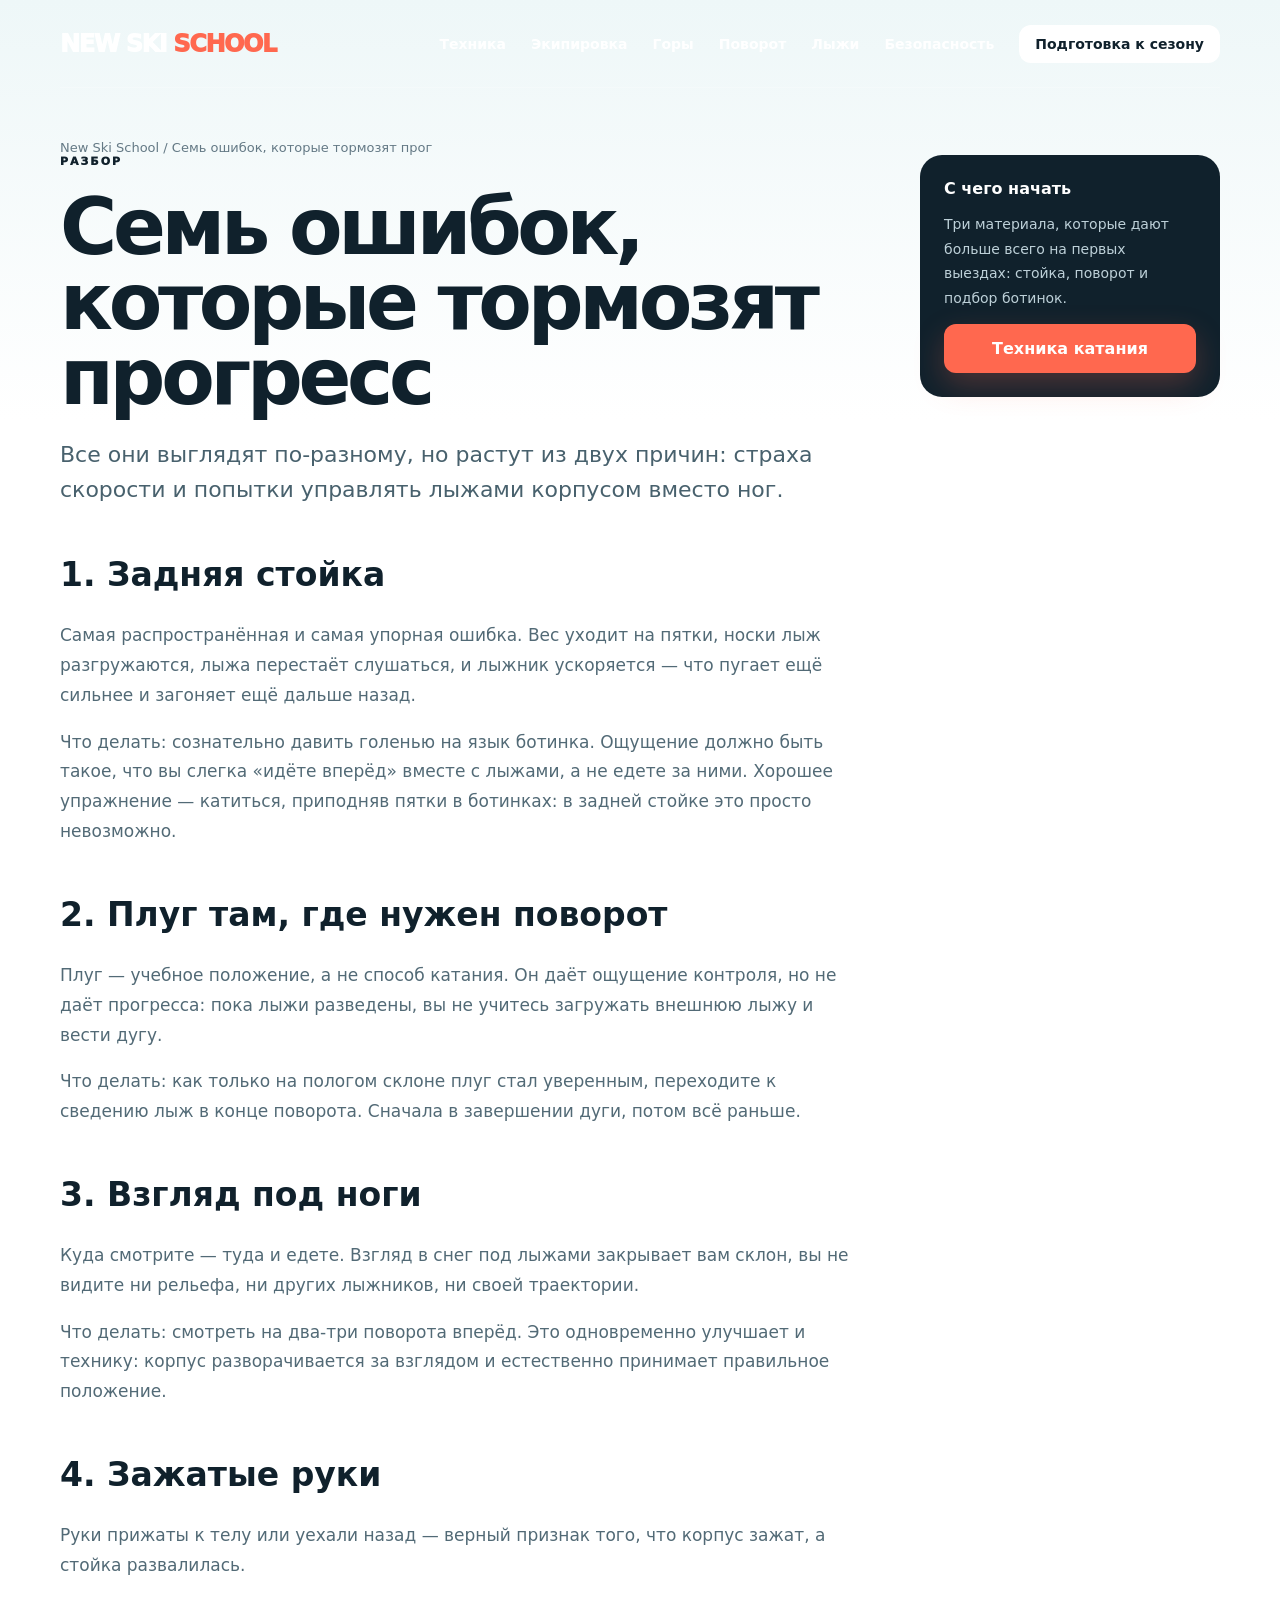
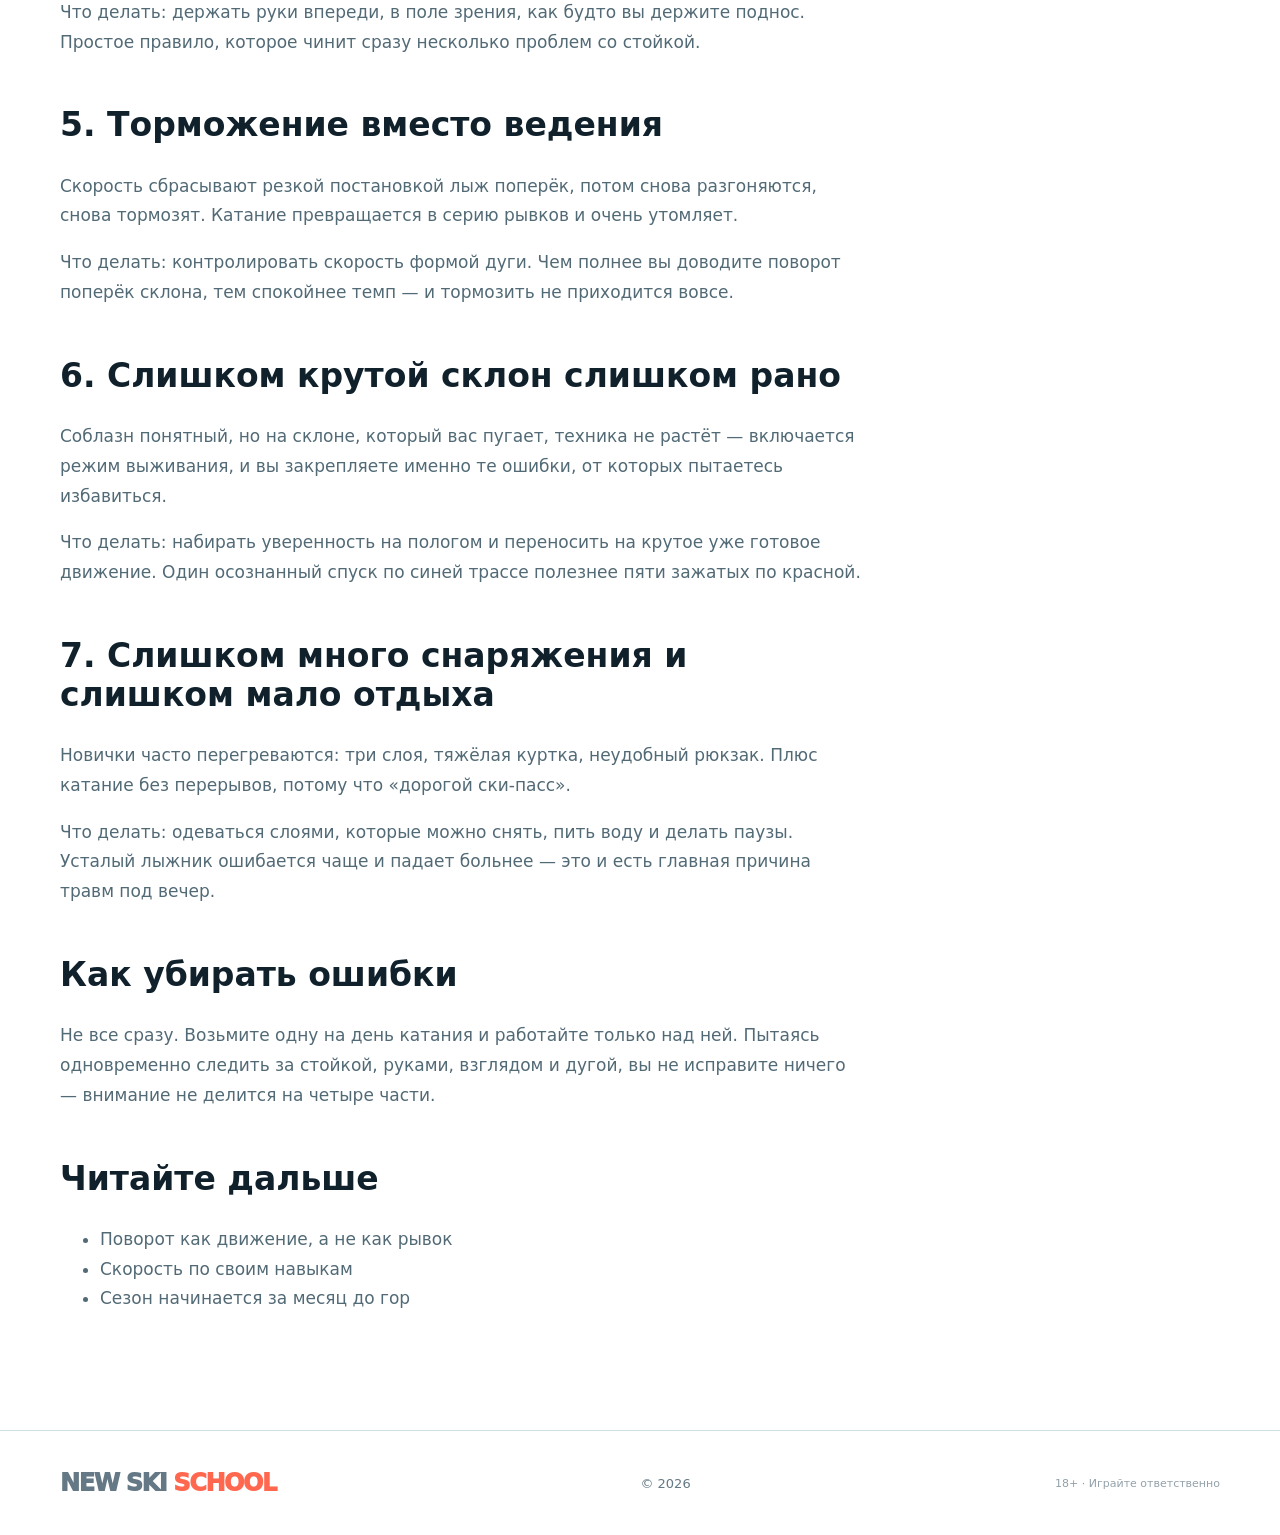
<file: oshibki.html>
<!doctype html><html lang="ru"><head><meta charset="utf-8"><meta name="viewport" content="width=device-width,initial-scale=1"><title>Семь ошибок начинающего лыжника и как их убрать</title><meta name="description" content="Разбор типичных ошибок новичка на горных лыжах: задняя стойка, плуг вместо поворота, взгляд под ноги, зажатые руки. Что делать с каждой."><link rel="canonical" href="https://newskischool.ru/oshibki"><link rel="stylesheet" href="/assets/style.css"><link rel="icon" type="image/svg+xml" href="/favicon.svg"><link rel="icon" href="/favicon.ico" sizes="any"><link rel="icon" type="image/png" sizes="32x32" href="/favicon-32.png"><script type="application/ld+json">[{"@context": "https://schema.org", "@type": "Article", "headline": "Семь ошибок начинающего лыжника и как их убрать", "description": "Разбор типичных ошибок новичка на горных лыжах: задняя стойка, плуг вместо поворота, взгляд под ноги, зажатые руки. Что делать с каждой.", "inLanguage": "ru-RU", "mainEntityOfPage": "https://newskischool.ru/oshibki", "author": {"@type": "Organization", "name": "New Ski School"}, "publisher": {"@type": "Organization", "name": "New Ski School"}}, {"@context": "https://schema.org", "@type": "BreadcrumbList", "itemListElement": [{"@type": "ListItem", "position": 1, "name": "New Ski School", "item": "https://newskischool.ru/"}, {"@type": "ListItem", "position": 2, "name": "Семь ошибок, которые тормозят прогресс", "item": "https://newskischool.ru/oshibki"}]}]</script><!-- Yandex.Metrika counter --><script type="text/javascript">(function(m,e,t,r,i,k,a){m[i]=m[i]||function(){(m[i].a=m[i].a||[]).push(arguments)};m[i].l=1*new Date();for(var j=0;j<document.scripts.length;j++){if(document.scripts[j].src===r){return;}}k=e.createElement(t),a=e.getElementsByTagName(t)[0],k.async=1,k.src=r,a.parentNode.insertBefore(k,a)})(window,document,"script","https://mc.yandex.ru/metrika/tag.js","ym");ym(112157472,"init",{clickmap:true,trackLinks:true,accurateTrackBounce:true,webvisor:true});</script><noscript><div><img src="https://mc.yandex.ru/watch/112157472" style="position:absolute;left:-9999px" alt=""></div></noscript><!-- /Yandex.Metrika counter --></head><body><header><div class="wrap nav"><a class="logo" href="/">NEW SKI <i>SCHOOL</i></a><nav><a href="/technique">Техника</a><a href="/gear">Экипировка</a><a href="/mountains">Горы</a><a href="/povorot">Поворот</a><a href="/vybor-lyzh">Лыжи</a><a href="/bezopasnost">Безопасность</a><a class="nav-cta" href="/podgotovka">Подготовка к сезону</a></nav></div></header><main class="article"><div class="wrap"><div class="crumbs"><a href="/">New Ski School</a> / Семь ошибок, которые тормозят прог</div><div class="article-shell"><article><div class="eyebrow">РАЗБОР</div><h1>Семь ошибок, которые тормозят прогресс</h1><p class="lead">Все они выглядят по-разному, но растут из двух причин: страха скорости и попытки управлять лыжами корпусом вместо ног.</p><h2>1. Задняя стойка</h2>
<p>Самая распространённая и самая упорная ошибка. Вес уходит на пятки, носки лыж разгружаются, лыжа перестаёт слушаться, и лыжник ускоряется — что пугает ещё сильнее и загоняет ещё дальше назад.</p>
<p>Что делать: сознательно давить голенью на язык ботинка. Ощущение должно быть такое, что вы слегка «идёте вперёд» вместе с лыжами, а не едете за ними. Хорошее упражнение — катиться, приподняв пятки в ботинках: в задней стойке это просто невозможно.</p>

<h2>2. Плуг там, где нужен поворот</h2>
<p>Плуг — учебное положение, а не способ катания. Он даёт ощущение контроля, но не даёт прогресса: пока лыжи разведены, вы не учитесь загружать внешнюю лыжу и вести дугу.</p>
<p>Что делать: как только на пологом склоне плуг стал уверенным, переходите к сведению лыж в конце поворота. Сначала в завершении дуги, потом всё раньше.</p>

<h2>3. Взгляд под ноги</h2>
<p>Куда смотрите — туда и едете. Взгляд в снег под лыжами закрывает вам склон, вы не видите ни рельефа, ни других лыжников, ни своей траектории.</p>
<p>Что делать: смотреть на два-три поворота вперёд. Это одновременно улучшает и технику: корпус разворачивается за взглядом и естественно принимает правильное положение.</p>

<h2>4. Зажатые руки</h2>
<p>Руки прижаты к телу или уехали назад — верный признак того, что корпус зажат, а стойка развалилась.</p>
<p>Что делать: держать руки впереди, в поле зрения, как будто вы держите поднос. Простое правило, которое чинит сразу несколько проблем со стойкой.</p>

<h2>5. Торможение вместо ведения</h2>
<p>Скорость сбрасывают резкой постановкой лыж поперёк, потом снова разгоняются, снова тормозят. Катание превращается в серию рывков и очень утомляет.</p>
<p>Что делать: контролировать скорость формой дуги. Чем полнее вы доводите поворот поперёк склона, тем спокойнее темп — и тормозить не приходится вовсе.</p>

<h2>6. Слишком крутой склон слишком рано</h2>
<p>Соблазн понятный, но на склоне, который вас пугает, техника не растёт — включается режим выживания, и вы закрепляете именно те ошибки, от которых пытаетесь избавиться.</p>
<p>Что делать: набирать уверенность на пологом и переносить на крутое уже готовое движение. Один осознанный спуск по синей трассе полезнее пяти зажатых по красной.</p>

<h2>7. Слишком много снаряжения и слишком мало отдыха</h2>
<p>Новички часто перегреваются: три слоя, тяжёлая куртка, неудобный рюкзак. Плюс катание без перерывов, потому что «дорогой ски-пасс».</p>
<p>Что делать: одеваться слоями, которые можно снять, пить воду и делать паузы. Усталый лыжник ошибается чаще и падает больнее — это и есть главная причина травм под вечер.</p>

<h2>Как убирать ошибки</h2>
<p>Не все сразу. Возьмите одну на день катания и работайте только над ней. Пытаясь одновременно следить за стойкой, руками, взглядом и дугой, вы не исправите ничего — внимание не делится на четыре части.</p><h2>Читайте дальше</h2><ul><li><a href="/povorot">Поворот как движение, а не как рывок</a></li><li><a href="/bezopasnost">Скорость по своим навыкам</a></li><li><a href="/podgotovka">Сезон начинается за месяц до гор</a></li></ul></article><aside class="aside"><strong>С чего начать</strong><p>Три материала, которые дают больше всего на первых выездах: стойка, поворот и подбор ботинок.</p><a class="button" href="/technique">Техника катания</a></aside></div></div></main><footer><div class="wrap foot"><a class="logo" href="/">NEW SKI <i>SCHOOL</i></a><div>© <span data-year></span></div><div class="tiny">18+ · Играйте ответственно</div></div></footer><script src="/assets/site.js"></script></body></html>
</file>
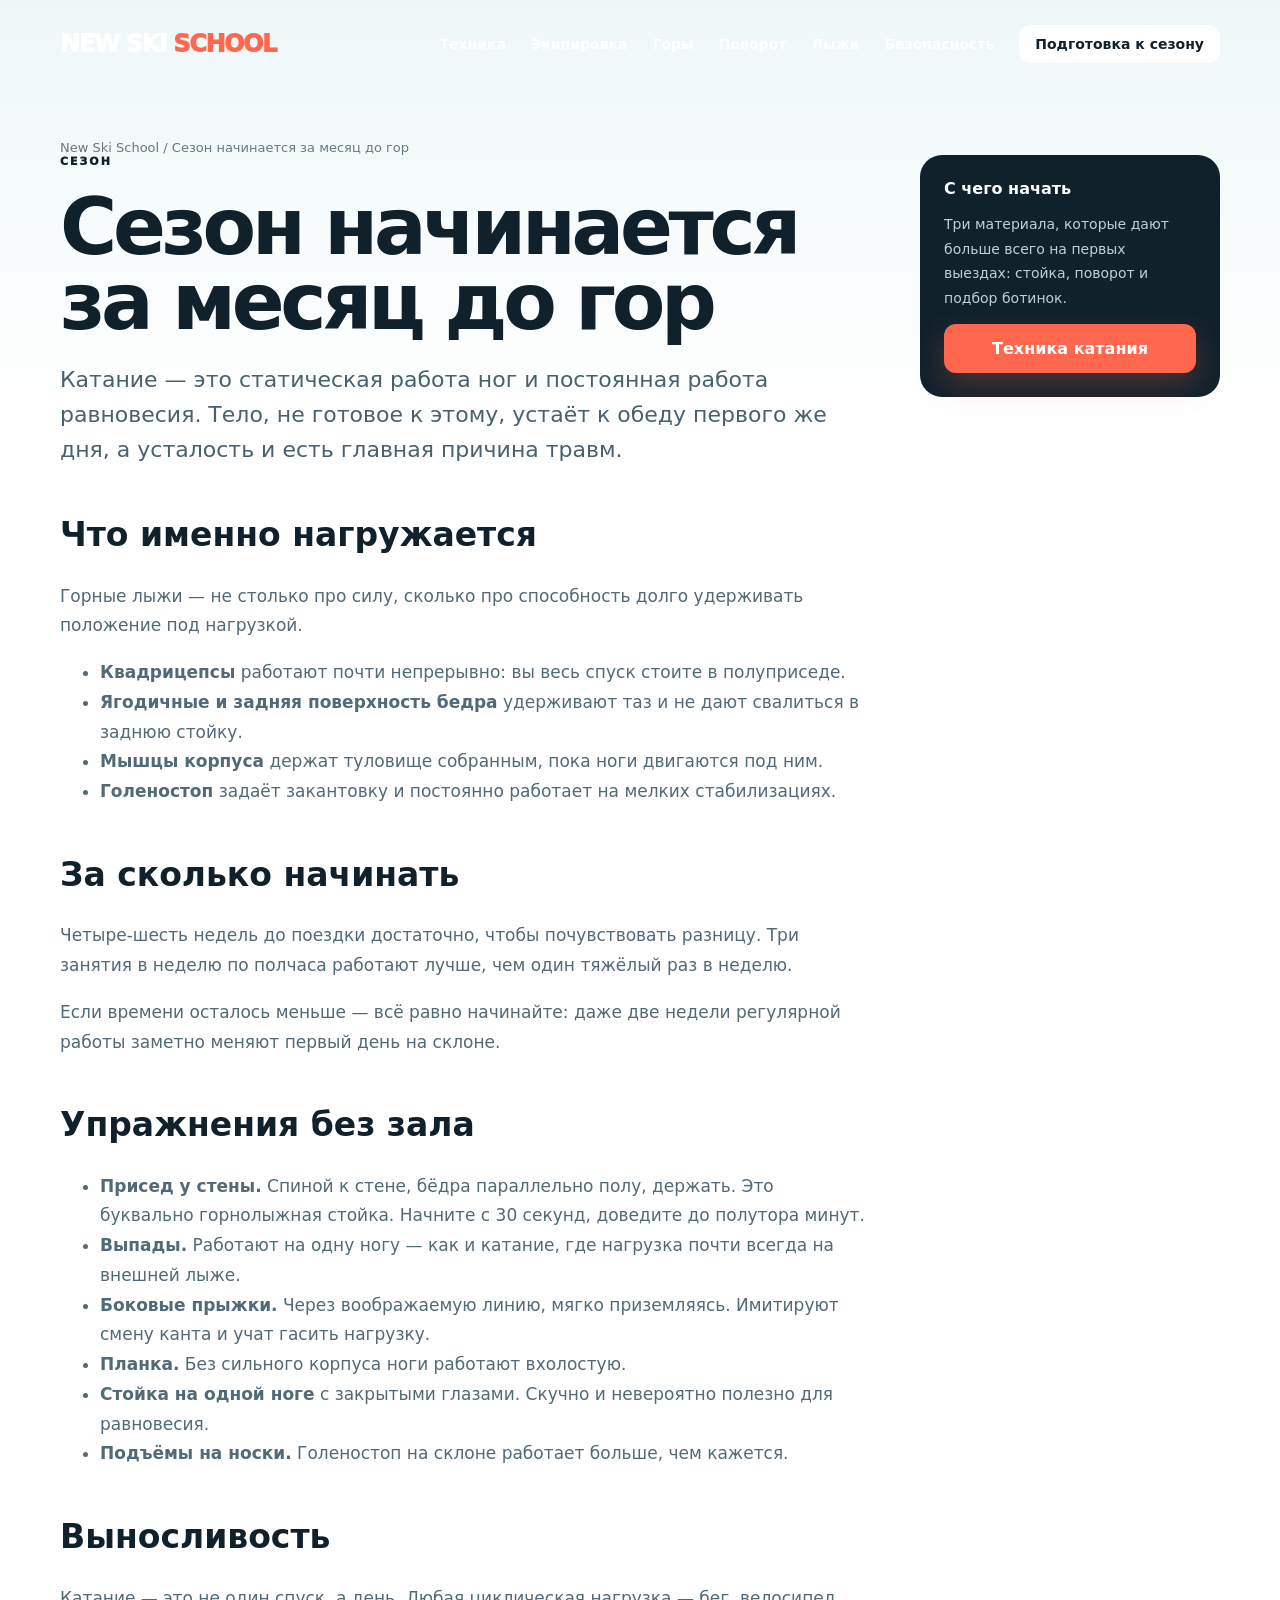
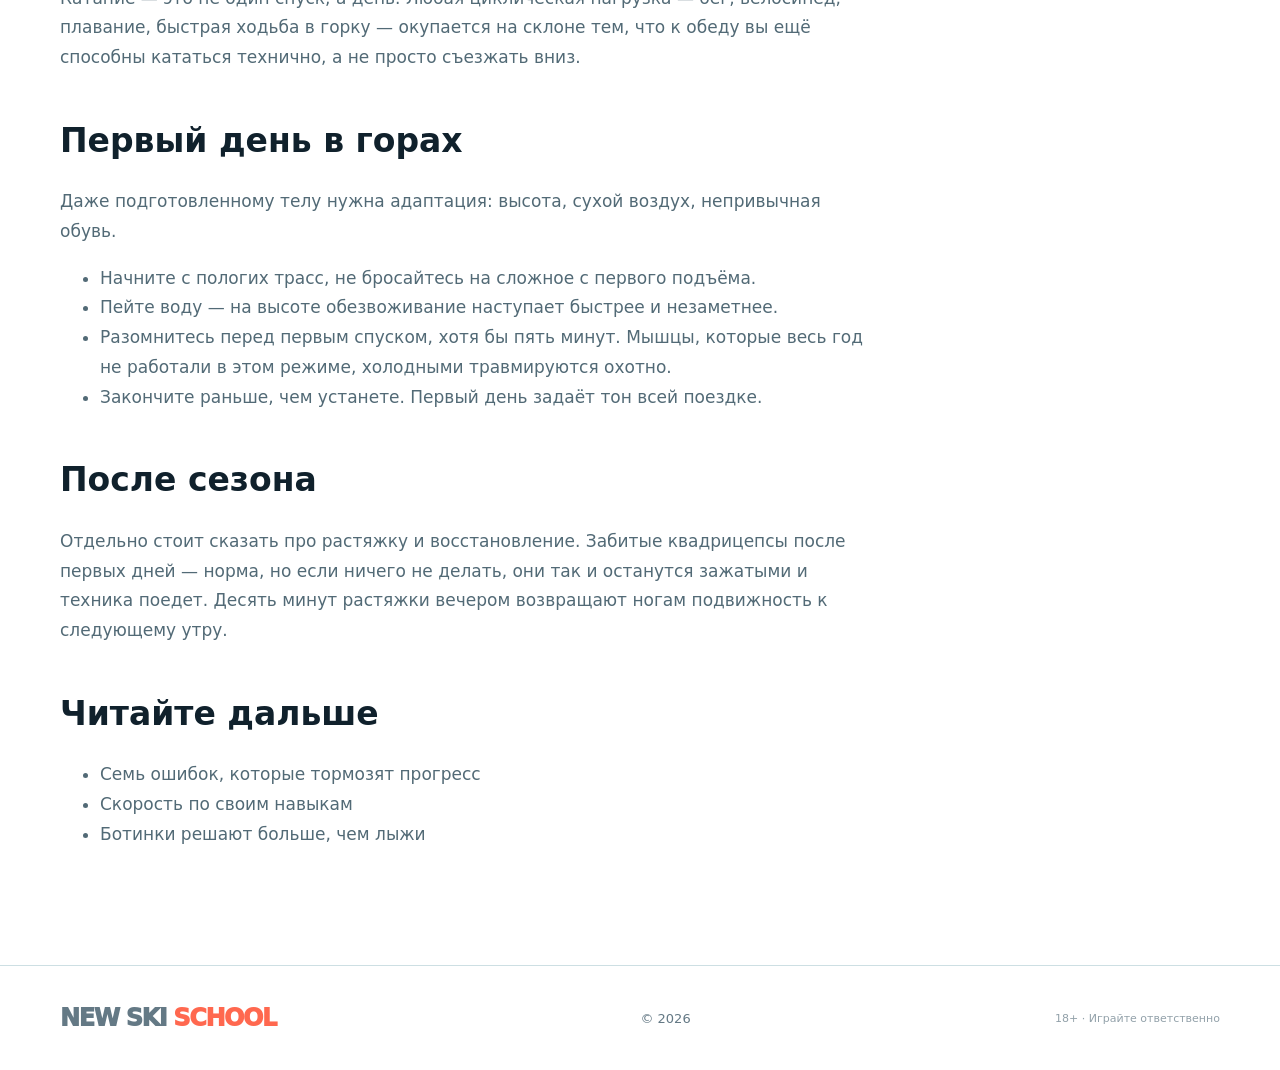
<file: podgotovka.html>
<!doctype html><html lang="ru"><head><meta charset="utf-8"><meta name="viewport" content="width=device-width,initial-scale=1"><title>Подготовка к горнолыжному сезону: что тренировать заранее</title><meta name="description" content="Как подготовить тело к катанию: какие мышцы работают на склоне, простые упражнения без зала, за сколько недель начинать и почему это снижает риск травм."><link rel="canonical" href="https://newskischool.ru/podgotovka"><link rel="stylesheet" href="/assets/style.css"><link rel="icon" type="image/svg+xml" href="/favicon.svg"><link rel="icon" href="/favicon.ico" sizes="any"><link rel="icon" type="image/png" sizes="32x32" href="/favicon-32.png"><script type="application/ld+json">[{"@context": "https://schema.org", "@type": "Article", "headline": "Подготовка к горнолыжному сезону: что тренировать заранее", "description": "Как подготовить тело к катанию: какие мышцы работают на склоне, простые упражнения без зала, за сколько недель начинать и почему это снижает риск травм.", "inLanguage": "ru-RU", "mainEntityOfPage": "https://newskischool.ru/podgotovka", "author": {"@type": "Organization", "name": "New Ski School"}, "publisher": {"@type": "Organization", "name": "New Ski School"}}, {"@context": "https://schema.org", "@type": "BreadcrumbList", "itemListElement": [{"@type": "ListItem", "position": 1, "name": "New Ski School", "item": "https://newskischool.ru/"}, {"@type": "ListItem", "position": 2, "name": "Сезон начинается за месяц до гор", "item": "https://newskischool.ru/podgotovka"}]}]</script><!-- Yandex.Metrika counter --><script type="text/javascript">(function(m,e,t,r,i,k,a){m[i]=m[i]||function(){(m[i].a=m[i].a||[]).push(arguments)};m[i].l=1*new Date();for(var j=0;j<document.scripts.length;j++){if(document.scripts[j].src===r){return;}}k=e.createElement(t),a=e.getElementsByTagName(t)[0],k.async=1,k.src=r,a.parentNode.insertBefore(k,a)})(window,document,"script","https://mc.yandex.ru/metrika/tag.js","ym");ym(112157472,"init",{clickmap:true,trackLinks:true,accurateTrackBounce:true,webvisor:true});</script><noscript><div><img src="https://mc.yandex.ru/watch/112157472" style="position:absolute;left:-9999px" alt=""></div></noscript><!-- /Yandex.Metrika counter --></head><body><header><div class="wrap nav"><a class="logo" href="/">NEW SKI <i>SCHOOL</i></a><nav><a href="/technique">Техника</a><a href="/gear">Экипировка</a><a href="/mountains">Горы</a><a href="/povorot">Поворот</a><a href="/vybor-lyzh">Лыжи</a><a href="/bezopasnost">Безопасность</a><a class="nav-cta" href="/podgotovka">Подготовка к сезону</a></nav></div></header><main class="article"><div class="wrap"><div class="crumbs"><a href="/">New Ski School</a> / Сезон начинается за месяц до гор</div><div class="article-shell"><article><div class="eyebrow">СЕЗОН</div><h1>Сезон начинается за месяц до гор</h1><p class="lead">Катание — это статическая работа ног и постоянная работа равновесия. Тело, не готовое к этому, устаёт к обеду первого же дня, а усталость и есть главная причина травм.</p><h2>Что именно нагружается</h2>
<p>Горные лыжи — не столько про силу, сколько про способность долго удерживать положение под нагрузкой.</p>
<ul>
<li><strong>Квадрицепсы</strong> работают почти непрерывно: вы весь спуск стоите в полуприседе.</li>
<li><strong>Ягодичные и задняя поверхность бедра</strong> удерживают таз и не дают свалиться в заднюю стойку.</li>
<li><strong>Мышцы корпуса</strong> держат туловище собранным, пока ноги двигаются под ним.</li>
<li><strong>Голеностоп</strong> задаёт закантовку и постоянно работает на мелких стабилизациях.</li>
</ul>

<h2>За сколько начинать</h2>
<p>Четыре-шесть недель до поездки достаточно, чтобы почувствовать разницу. Три занятия в неделю по полчаса работают лучше, чем один тяжёлый раз в неделю.</p>
<p>Если времени осталось меньше — всё равно начинайте: даже две недели регулярной работы заметно меняют первый день на склоне.</p>

<h2>Упражнения без зала</h2>
<ul>
<li><strong>Присед у стены.</strong> Спиной к стене, бёдра параллельно полу, держать. Это буквально горнолыжная стойка. Начните с 30 секунд, доведите до полутора минут.</li>
<li><strong>Выпады.</strong> Работают на одну ногу — как и катание, где нагрузка почти всегда на внешней лыже.</li>
<li><strong>Боковые прыжки.</strong> Через воображаемую линию, мягко приземляясь. Имитируют смену канта и учат гасить нагрузку.</li>
<li><strong>Планка.</strong> Без сильного корпуса ноги работают вхолостую.</li>
<li><strong>Стойка на одной ноге</strong> с закрытыми глазами. Скучно и невероятно полезно для равновесия.</li>
<li><strong>Подъёмы на носки.</strong> Голеностоп на склоне работает больше, чем кажется.</li>
</ul>

<h2>Выносливость</h2>
<p>Катание — это не один спуск, а день. Любая циклическая нагрузка — бег, велосипед, плавание, быстрая ходьба в горку — окупается на склоне тем, что к обеду вы ещё способны кататься технично, а не просто съезжать вниз.</p>

<h2>Первый день в горах</h2>
<p>Даже подготовленному телу нужна адаптация: высота, сухой воздух, непривычная обувь.</p>
<ul>
<li>Начните с пологих трасс, не бросайтесь на сложное с первого подъёма.</li>
<li>Пейте воду — на высоте обезвоживание наступает быстрее и незаметнее.</li>
<li>Разомнитесь перед первым спуском, хотя бы пять минут. Мышцы, которые весь год не работали в этом режиме, холодными травмируются охотно.</li>
<li>Закончите раньше, чем устанете. Первый день задаёт тон всей поездке.</li>
</ul>

<h2>После сезона</h2>
<p>Отдельно стоит сказать про растяжку и восстановление. Забитые квадрицепсы после первых дней — норма, но если ничего не делать, они так и останутся зажатыми и техника поедет. Десять минут растяжки вечером возвращают ногам подвижность к следующему утру.</p><h2>Читайте дальше</h2><ul><li><a href="/oshibki">Семь ошибок, которые тормозят прогресс</a></li><li><a href="/bezopasnost">Скорость по своим навыкам</a></li><li><a href="/botinki">Ботинки решают больше, чем лыжи</a></li></ul></article><aside class="aside"><strong>С чего начать</strong><p>Три материала, которые дают больше всего на первых выездах: стойка, поворот и подбор ботинок.</p><a class="button" href="/technique">Техника катания</a></aside></div></div></main><footer><div class="wrap foot"><a class="logo" href="/">NEW SKI <i>SCHOOL</i></a><div>© <span data-year></span></div><div class="tiny">18+ · Играйте ответственно</div></div></footer><script src="/assets/site.js"></script></body></html>
</file>
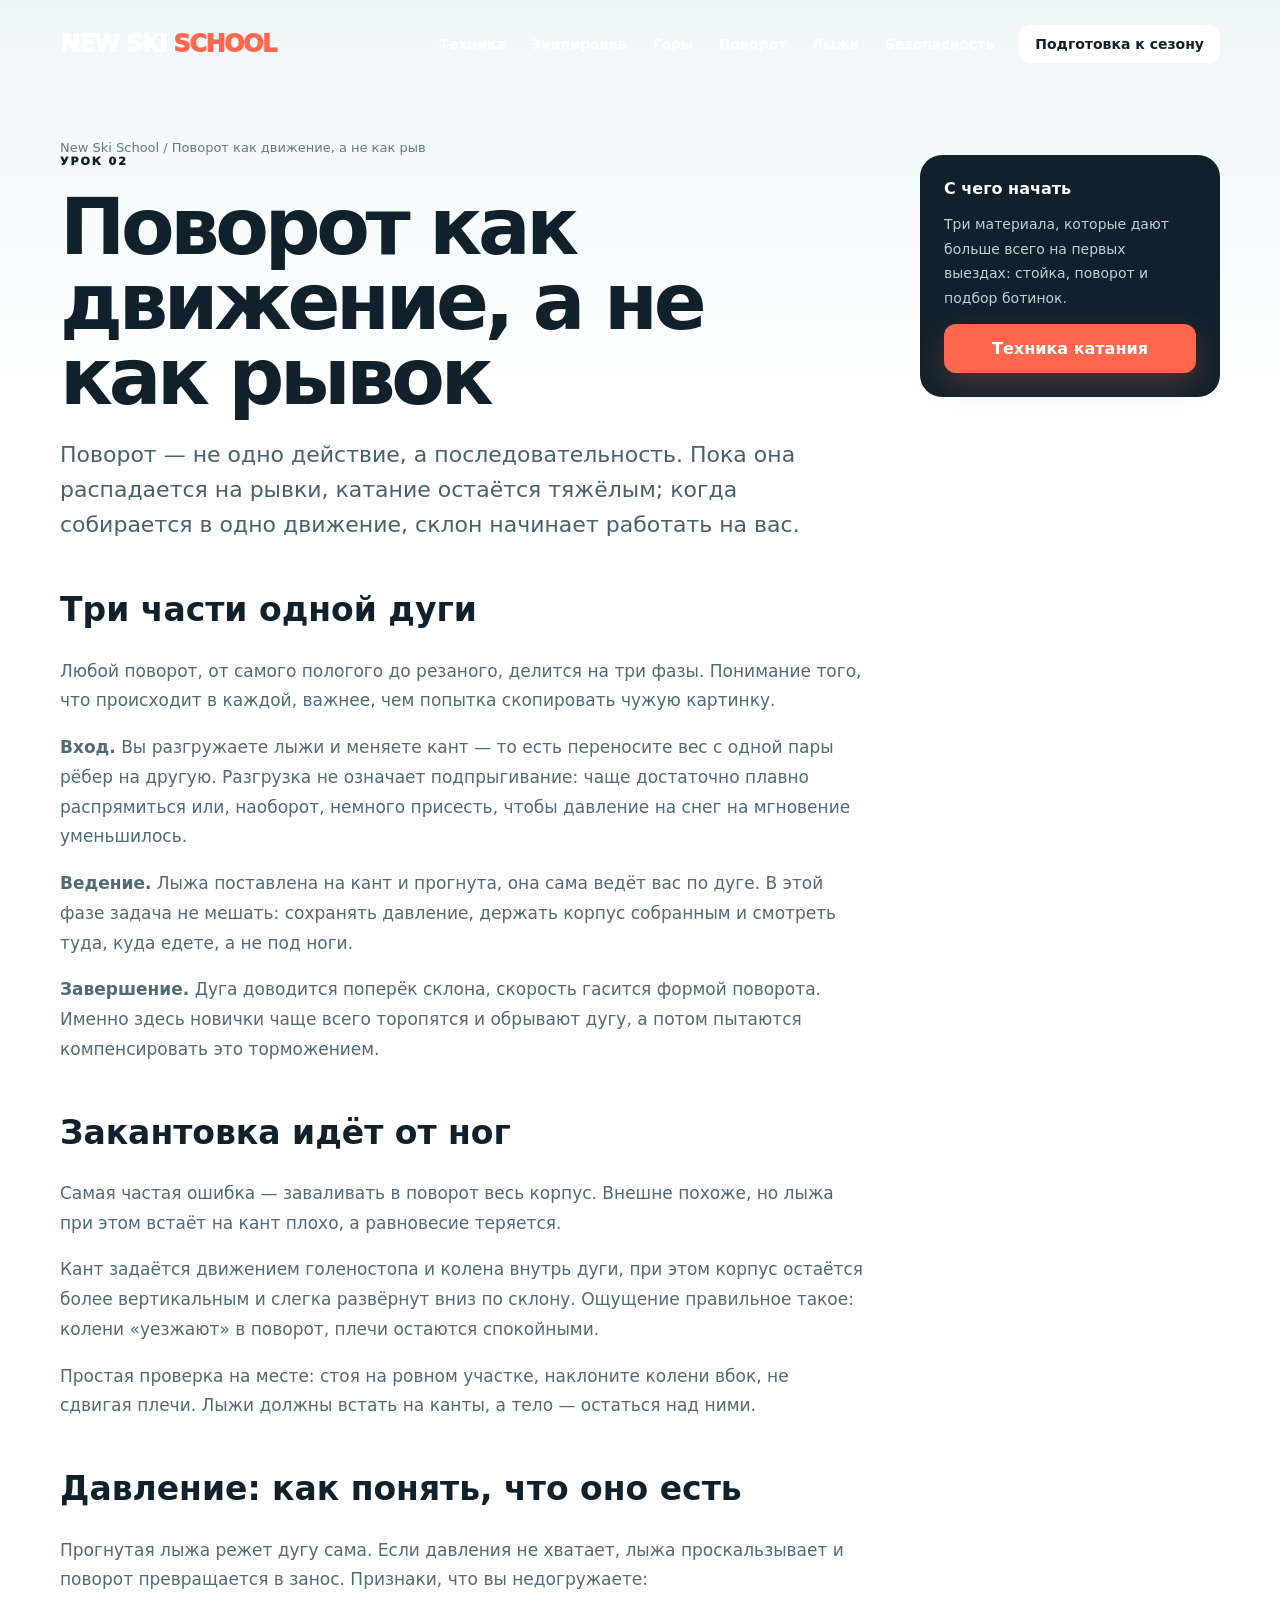
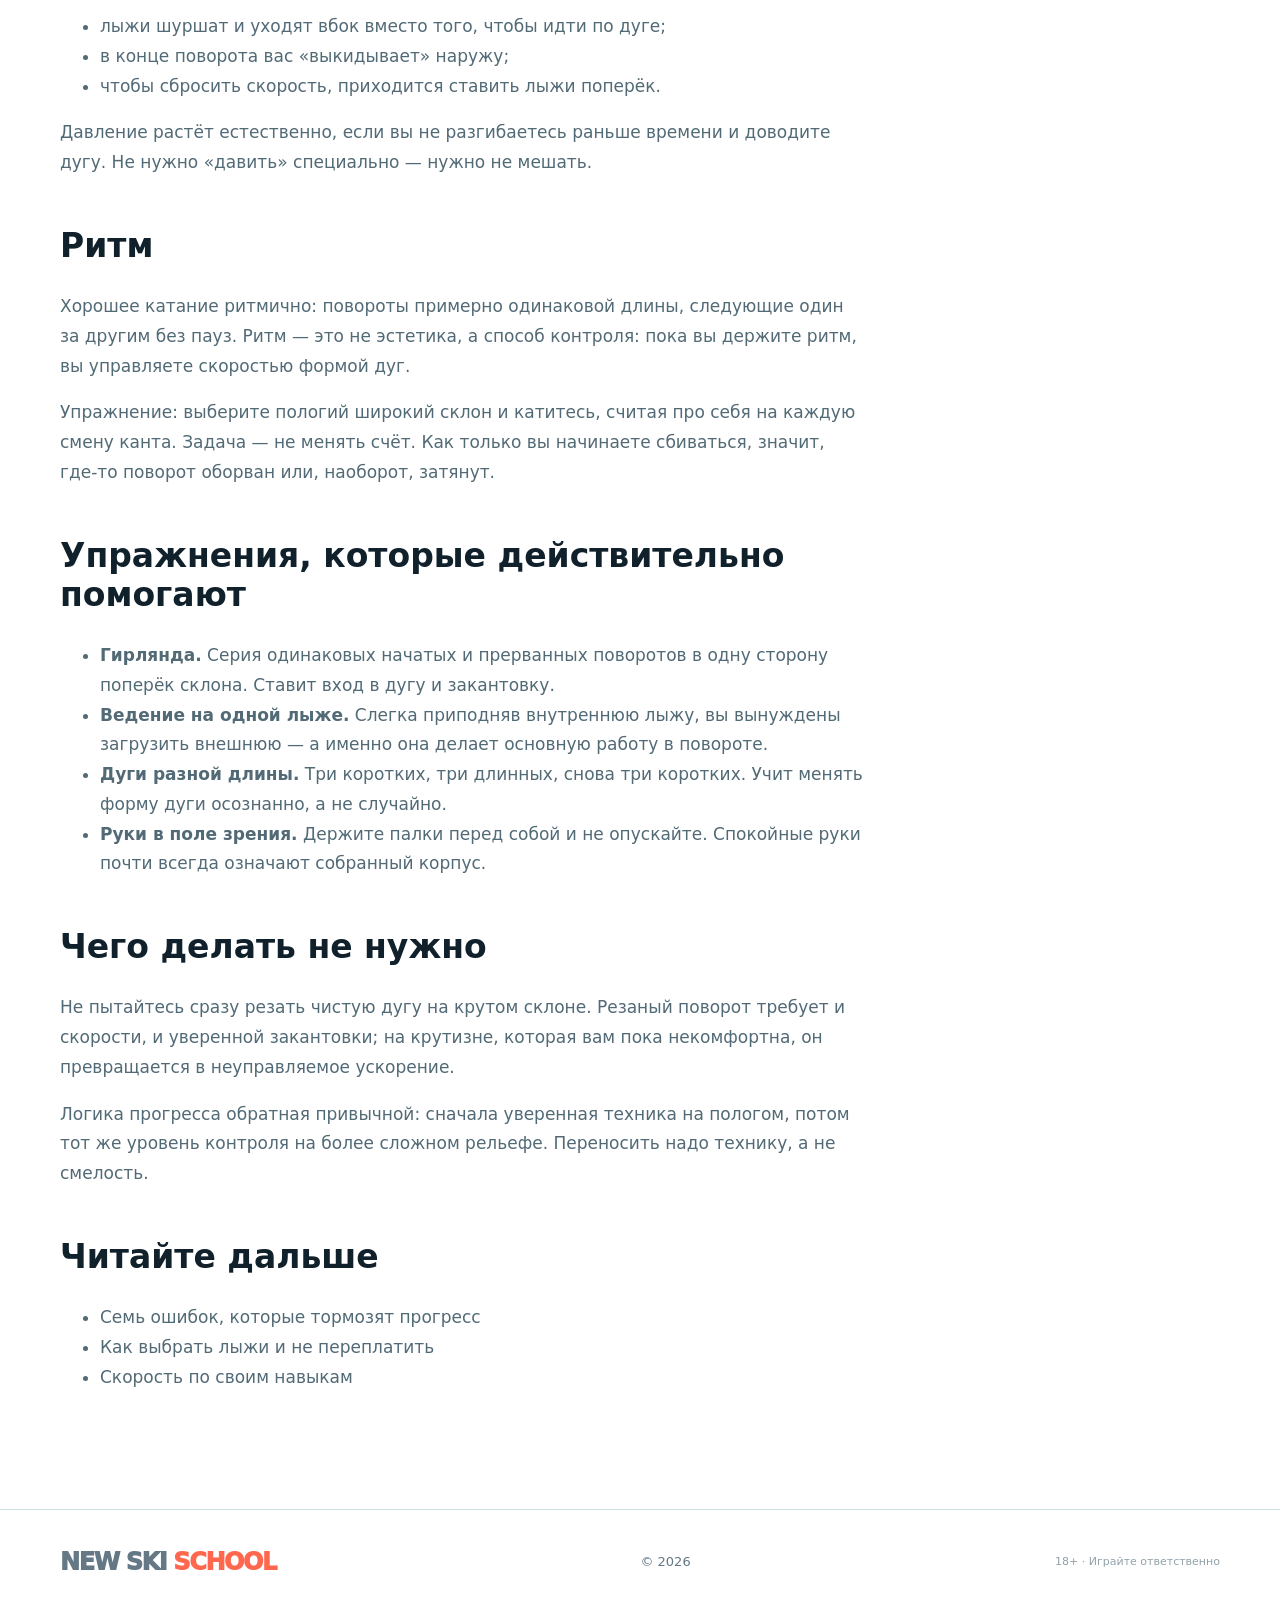
<file: povorot.html>
<!doctype html><html lang="ru"><head><meta charset="utf-8"><meta name="viewport" content="width=device-width,initial-scale=1"><title>Поворот на горных лыжах: закантовка, давление и ритм дуги</title><meta name="description" content="Из чего состоит горнолыжный поворот: закантовка, загрузка лыжи и смена дуги. Разбор фаз, типичные ошибки и упражнения для отработки на склоне."><link rel="canonical" href="https://newskischool.ru/povorot"><link rel="stylesheet" href="/assets/style.css"><link rel="icon" type="image/svg+xml" href="/favicon.svg"><link rel="icon" href="/favicon.ico" sizes="any"><link rel="icon" type="image/png" sizes="32x32" href="/favicon-32.png"><script type="application/ld+json">[{"@context": "https://schema.org", "@type": "Article", "headline": "Поворот на горных лыжах: закантовка, давление и ритм дуги", "description": "Из чего состоит горнолыжный поворот: закантовка, загрузка лыжи и смена дуги. Разбор фаз, типичные ошибки и упражнения для отработки на склоне.", "inLanguage": "ru-RU", "mainEntityOfPage": "https://newskischool.ru/povorot", "author": {"@type": "Organization", "name": "New Ski School"}, "publisher": {"@type": "Organization", "name": "New Ski School"}}, {"@context": "https://schema.org", "@type": "BreadcrumbList", "itemListElement": [{"@type": "ListItem", "position": 1, "name": "New Ski School", "item": "https://newskischool.ru/"}, {"@type": "ListItem", "position": 2, "name": "Поворот как движение, а не как рывок", "item": "https://newskischool.ru/povorot"}]}]</script><!-- Yandex.Metrika counter --><script type="text/javascript">(function(m,e,t,r,i,k,a){m[i]=m[i]||function(){(m[i].a=m[i].a||[]).push(arguments)};m[i].l=1*new Date();for(var j=0;j<document.scripts.length;j++){if(document.scripts[j].src===r){return;}}k=e.createElement(t),a=e.getElementsByTagName(t)[0],k.async=1,k.src=r,a.parentNode.insertBefore(k,a)})(window,document,"script","https://mc.yandex.ru/metrika/tag.js","ym");ym(112157472,"init",{clickmap:true,trackLinks:true,accurateTrackBounce:true,webvisor:true});</script><noscript><div><img src="https://mc.yandex.ru/watch/112157472" style="position:absolute;left:-9999px" alt=""></div></noscript><!-- /Yandex.Metrika counter --></head><body><header><div class="wrap nav"><a class="logo" href="/">NEW SKI <i>SCHOOL</i></a><nav><a href="/technique">Техника</a><a href="/gear">Экипировка</a><a href="/mountains">Горы</a><a href="/povorot">Поворот</a><a href="/vybor-lyzh">Лыжи</a><a href="/bezopasnost">Безопасность</a><a class="nav-cta" href="/podgotovka">Подготовка к сезону</a></nav></div></header><main class="article"><div class="wrap"><div class="crumbs"><a href="/">New Ski School</a> / Поворот как движение, а не как рыв</div><div class="article-shell"><article><div class="eyebrow">УРОК 02</div><h1>Поворот как движение, а не как рывок</h1><p class="lead">Поворот — не одно действие, а последовательность. Пока она распадается на рывки, катание остаётся тяжёлым; когда собирается в одно движение, склон начинает работать на вас.</p><h2>Три части одной дуги</h2>
<p>Любой поворот, от самого пологого до резаного, делится на три фазы. Понимание того, что происходит в каждой, важнее, чем попытка скопировать чужую картинку.</p>
<p><strong>Вход.</strong> Вы разгружаете лыжи и меняете кант — то есть переносите вес с одной пары рёбер на другую. Разгрузка не означает подпрыгивание: чаще достаточно плавно распрямиться или, наоборот, немного присесть, чтобы давление на снег на мгновение уменьшилось.</p>
<p><strong>Ведение.</strong> Лыжа поставлена на кант и прогнута, она сама ведёт вас по дуге. В этой фазе задача не мешать: сохранять давление, держать корпус собранным и смотреть туда, куда едете, а не под ноги.</p>
<p><strong>Завершение.</strong> Дуга доводится поперёк склона, скорость гасится формой поворота. Именно здесь новички чаще всего торопятся и обрывают дугу, а потом пытаются компенсировать это торможением.</p>

<h2>Закантовка идёт от ног</h2>
<p>Самая частая ошибка — заваливать в поворот весь корпус. Внешне похоже, но лыжа при этом встаёт на кант плохо, а равновесие теряется.</p>
<p>Кант задаётся движением голеностопа и колена внутрь дуги, при этом корпус остаётся более вертикальным и слегка развёрнут вниз по склону. Ощущение правильное такое: колени «уезжают» в поворот, плечи остаются спокойными.</p>
<p>Простая проверка на месте: стоя на ровном участке, наклоните колени вбок, не сдвигая плечи. Лыжи должны встать на канты, а тело — остаться над ними.</p>

<h2>Давление: как понять, что оно есть</h2>
<p>Прогнутая лыжа режет дугу сама. Если давления не хватает, лыжа проскальзывает и поворот превращается в занос. Признаки, что вы недогружаете:</p>
<ul>
<li>лыжи шуршат и уходят вбок вместо того, чтобы идти по дуге;</li>
<li>в конце поворота вас «выкидывает» наружу;</li>
<li>чтобы сбросить скорость, приходится ставить лыжи поперёк.</li>
</ul>
<p>Давление растёт естественно, если вы не разгибаетесь раньше времени и доводите дугу. Не нужно «давить» специально — нужно не мешать.</p>

<h2>Ритм</h2>
<p>Хорошее катание ритмично: повороты примерно одинаковой длины, следующие один за другим без пауз. Ритм — это не эстетика, а способ контроля: пока вы держите ритм, вы управляете скоростью формой дуг.</p>
<p>Упражнение: выберите пологий широкий склон и катитесь, считая про себя на каждую смену канта. Задача — не менять счёт. Как только вы начинаете сбиваться, значит, где-то поворот оборван или, наоборот, затянут.</p>

<h2>Упражнения, которые действительно помогают</h2>
<ul>
<li><strong>Гирлянда.</strong> Серия одинаковых начатых и прерванных поворотов в одну сторону поперёк склона. Ставит вход в дугу и закантовку.</li>
<li><strong>Ведение на одной лыже.</strong> Слегка приподняв внутреннюю лыжу, вы вынуждены загрузить внешнюю — а именно она делает основную работу в повороте.</li>
<li><strong>Дуги разной длины.</strong> Три коротких, три длинных, снова три коротких. Учит менять форму дуги осознанно, а не случайно.</li>
<li><strong>Руки в поле зрения.</strong> Держите палки перед собой и не опускайте. Спокойные руки почти всегда означают собранный корпус.</li>
</ul>

<h2>Чего делать не нужно</h2>
<p>Не пытайтесь сразу резать чистую дугу на крутом склоне. Резаный поворот требует и скорости, и уверенной закантовки; на крутизне, которая вам пока некомфортна, он превращается в неуправляемое ускорение.</p>
<p>Логика прогресса обратная привычной: сначала уверенная техника на пологом, потом тот же уровень контроля на более сложном рельефе. Переносить надо технику, а не смелость.</p><h2>Читайте дальше</h2><ul><li><a href="/oshibki">Семь ошибок, которые тормозят прогресс</a></li><li><a href="/vybor-lyzh">Как выбрать лыжи и не переплатить</a></li><li><a href="/bezopasnost">Скорость по своим навыкам</a></li></ul></article><aside class="aside"><strong>С чего начать</strong><p>Три материала, которые дают больше всего на первых выездах: стойка, поворот и подбор ботинок.</p><a class="button" href="/technique">Техника катания</a></aside></div></div></main><footer><div class="wrap foot"><a class="logo" href="/">NEW SKI <i>SCHOOL</i></a><div>© <span data-year></span></div><div class="tiny">18+ · Играйте ответственно</div></div></footer><script src="/assets/site.js"></script></body></html>
</file>
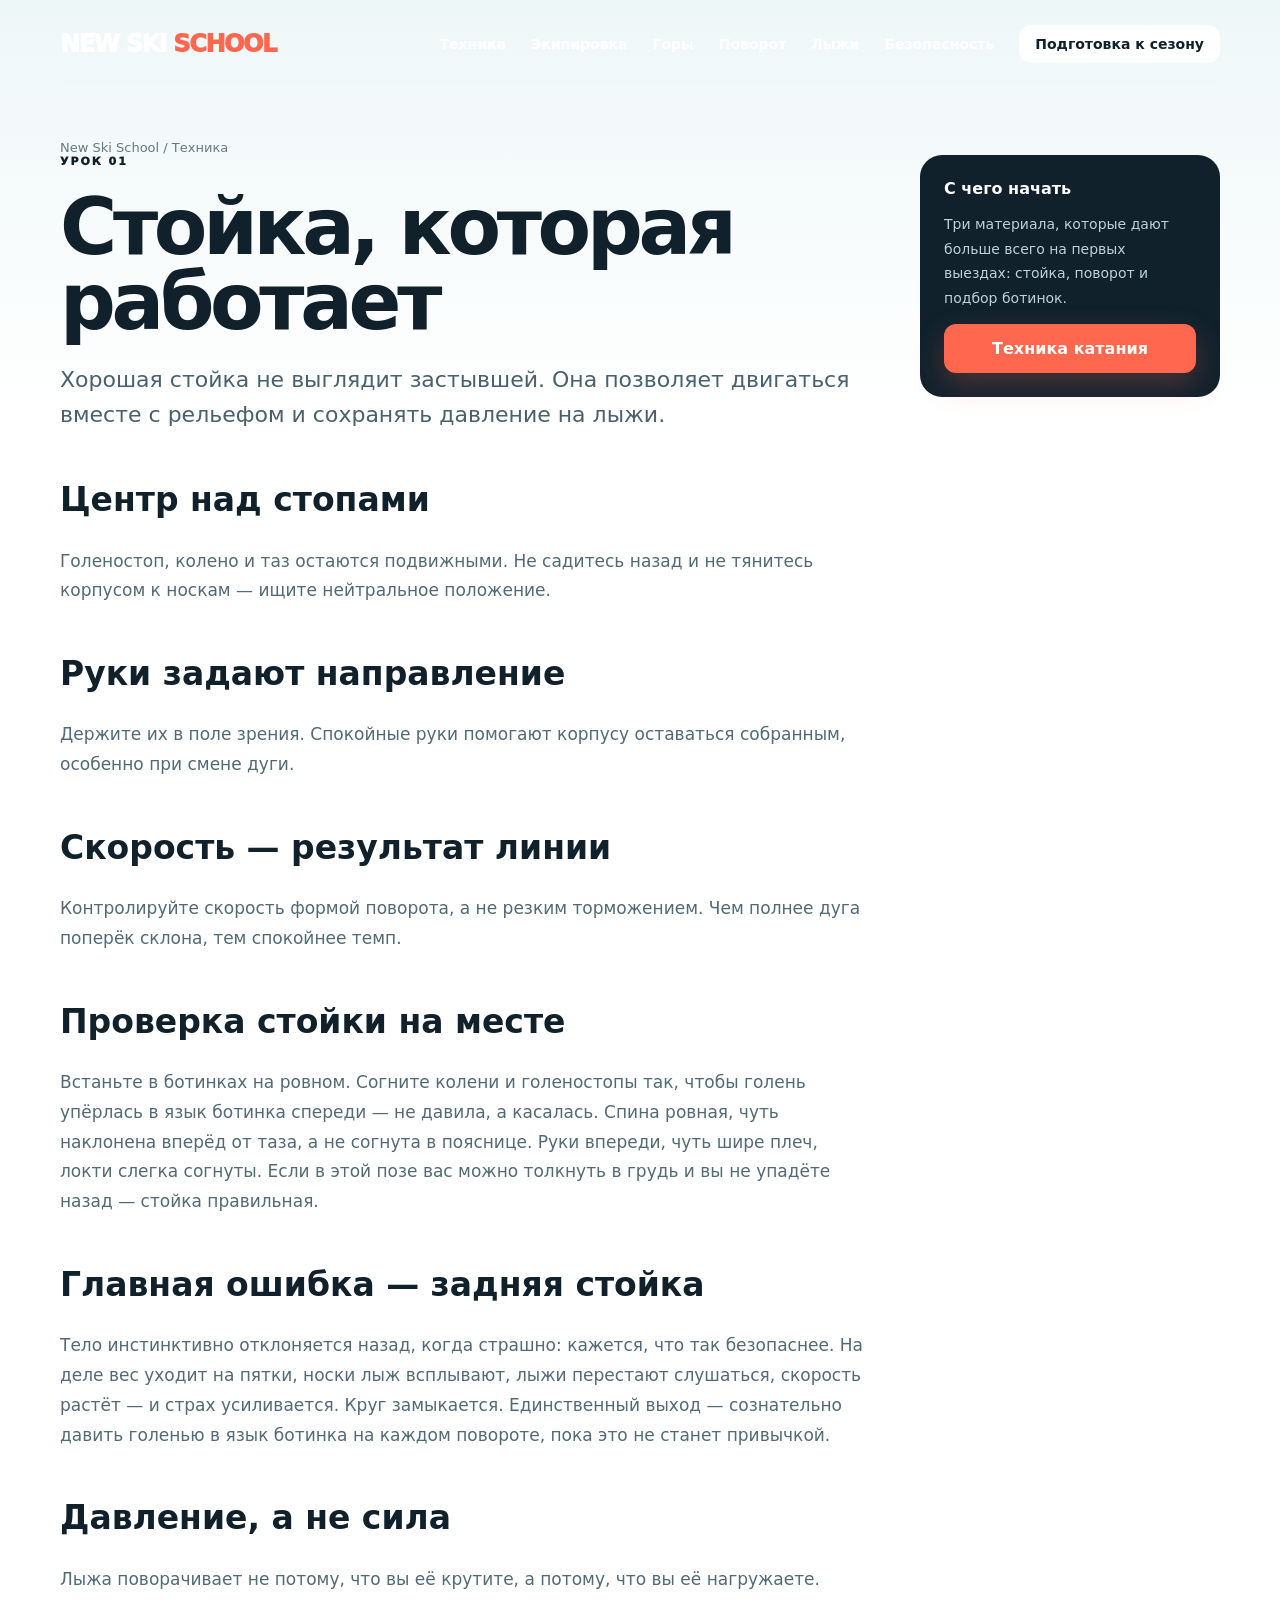
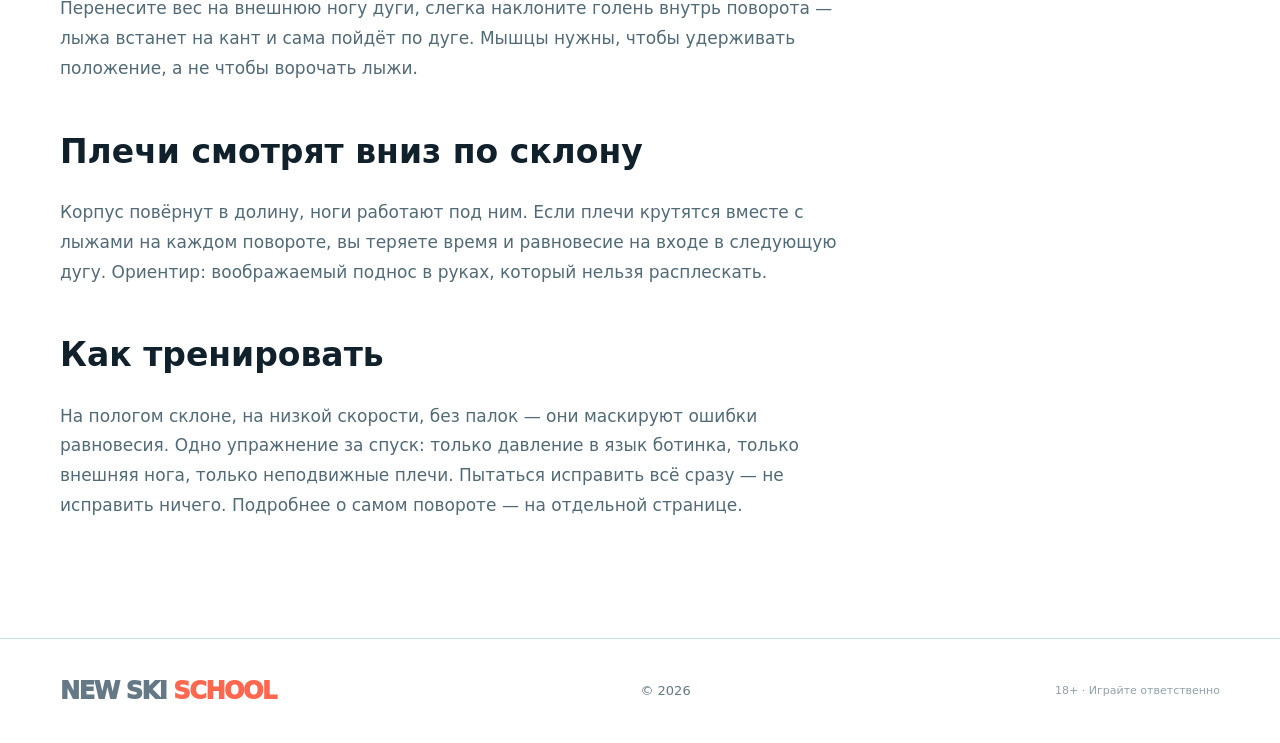
<file: technique.html>
<!doctype html><html lang="ru"><head><meta charset="utf-8"><meta name="viewport" content="width=device-width,initial-scale=1"><title>Техника катания — New Ski School</title><meta name="description" content="Базовая техника горных лыж: стойка, поворот, кантование и контроль скорости."><link rel="canonical" href="https://newskischool.ru/technique"><link rel="stylesheet" href="/assets/style.css"><!-- Yandex.Metrika counter --><script type="text/javascript">(function(m,e,t,r,i,k,a){m[i]=m[i]||function(){(m[i].a=m[i].a||[]).push(arguments)};m[i].l=1*new Date();for(var j=0;j<document.scripts.length;j++){if(document.scripts[j].src===r){return;}}k=e.createElement(t),a=e.getElementsByTagName(t)[0],k.async=1,k.src=r,a.parentNode.insertBefore(k,a)})(window,document,"script","https://mc.yandex.ru/metrika/tag.js","ym");ym(112157472,"init",{clickmap:true,trackLinks:true,accurateTrackBounce:true,webvisor:true});</script><noscript><div><img src="https://mc.yandex.ru/watch/112157472" style="position:absolute;left:-9999px" alt=""></div></noscript><!-- /Yandex.Metrika counter --><link rel="icon" type="image/svg+xml" href="/favicon.svg"><link rel="icon" href="/favicon.ico" sizes="any"><link rel="icon" type="image/png" sizes="32x32" href="/favicon-32.png"><link rel="apple-touch-icon" href="/favicon-180.png"><script type="application/ld+json">[{"@context":"https://schema.org","@type":"Article","headline":"Техника катания — New Ski School","description":"Базовая техника горных лыж: стойка, поворот, кантование и контроль скорости.","inLanguage":"ru-RU","mainEntityOfPage":"https://newskischool.ru/technique","publisher":{"@type":"Organization","name":"New Ski School","url":"https://newskischool.ru"}},{"@context":"https://schema.org","@type":"BreadcrumbList","itemListElement":[{"@type":"ListItem","position":1,"name":"Главная","item":"https://newskischool.ru/"},{"@type":"ListItem","position":2,"name":"Техника катания","item":"https://newskischool.ru/technique"}]}]</script></head><body><header><div class="wrap nav"><a class="logo" href="/">NEW SKI <i>SCHOOL</i></a><nav><a href="/technique">Техника</a><a href="/gear">Экипировка</a><a href="/mountains">Горы</a><a href="/povorot">Поворот</a><a href="/vybor-lyzh">Лыжи</a><a href="/bezopasnost">Безопасность</a><a class="nav-cta" href="/podgotovka">Подготовка к сезону</a></nav></div></header><main class="article"><div class="wrap"><div class="crumbs"><a href="/">New Ski School</a> / Техника</div><div class="article-shell"><article><div class="eyebrow">Урок 01</div><h1>Стойка, которая работает</h1><p class="lead">Хорошая стойка не выглядит застывшей. Она позволяет двигаться вместе с рельефом и сохранять давление на лыжи.</p><h2>Центр над стопами</h2><p>Голеностоп, колено и таз остаются подвижными. Не садитесь назад и не тянитесь корпусом к носкам — ищите нейтральное положение.</p><h2>Руки задают направление</h2><p>Держите их в поле зрения. Спокойные руки помогают корпусу оставаться собранным, особенно при смене дуги.</p><h2>Скорость — результат линии</h2><p>Контролируйте скорость формой поворота, а не резким торможением. Чем полнее дуга поперёк склона, тем спокойнее темп.</p><h2>Проверка стойки на месте</h2><p>Встаньте в ботинках на ровном. Согните колени и голеностопы так, чтобы голень упёрлась в язык ботинка спереди — не давила, а касалась. Спина ровная, чуть наклонена вперёд от таза, а не согнута в пояснице. Руки впереди, чуть шире плеч, локти слегка согнуты. Если в этой позе вас можно толкнуть в грудь и вы не упадёте назад — стойка правильная.</p><h2>Главная ошибка — задняя стойка</h2><p>Тело инстинктивно отклоняется назад, когда страшно: кажется, что так безопаснее. На деле вес уходит на пятки, носки лыж всплывают, лыжи перестают слушаться, скорость растёт — и страх усиливается. Круг замыкается. Единственный выход — сознательно давить голенью в язык ботинка на каждом повороте, пока это не станет привычкой.</p><h2>Давление, а не сила</h2><p>Лыжа поворачивает не потому, что вы её крутите, а потому, что вы её нагружаете. Перенесите вес на внешнюю ногу дуги, слегка наклоните голень внутрь поворота — лыжа встанет на кант и сама пойдёт по дуге. Мышцы нужны, чтобы удерживать положение, а не чтобы ворочать лыжи.</p><h2>Плечи смотрят вниз по склону</h2><p>Корпус повёрнут в долину, ноги работают под ним. Если плечи крутятся вместе с лыжами на каждом повороте, вы теряете время и равновесие на входе в следующую дугу. Ориентир: воображаемый поднос в руках, который нельзя расплескать.</p><h2>Как тренировать</h2><p>На пологом склоне, на низкой скорости, без палок — они маскируют ошибки равновесия. Одно упражнение за спуск: только давление в язык ботинка, только внешняя нога, только неподвижные плечи. Пытаться исправить всё сразу — не исправить ничего. Подробнее о самом повороте — на <a href="/povorot.html">отдельной странице</a>.</p></article><aside class="aside"><strong>С чего начать</strong><p>Три материала, которые дают больше всего на первых выездах: стойка, поворот и подбор ботинок.</p><a class="button" href="/technique">Техника катания</a></aside></div></div></main><footer><div class="wrap foot"><a class="logo" href="/">NEW SKI <i>SCHOOL</i></a><div>© <span data-year></span></div><div class="tiny">18+ · Играйте ответственно</div></div></footer><script src="/assets/site.js"></script></body></html>
</file>
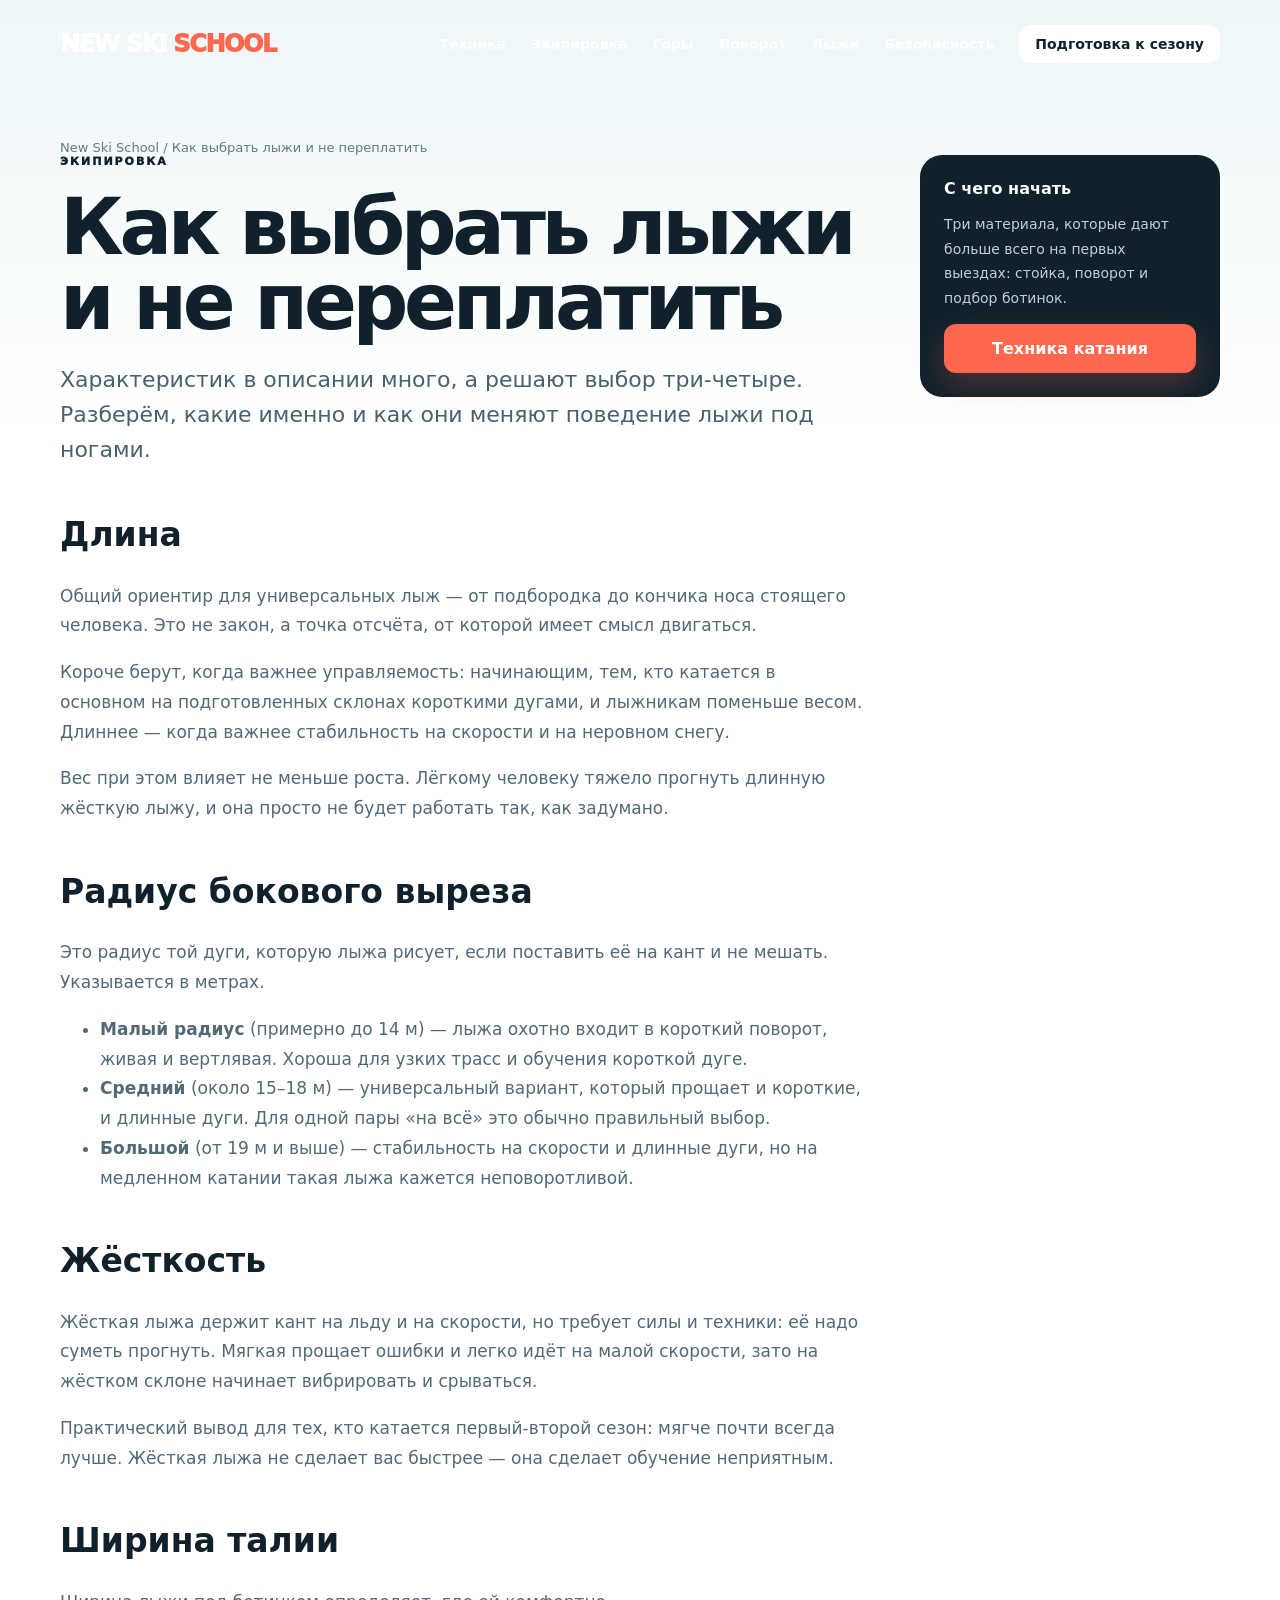
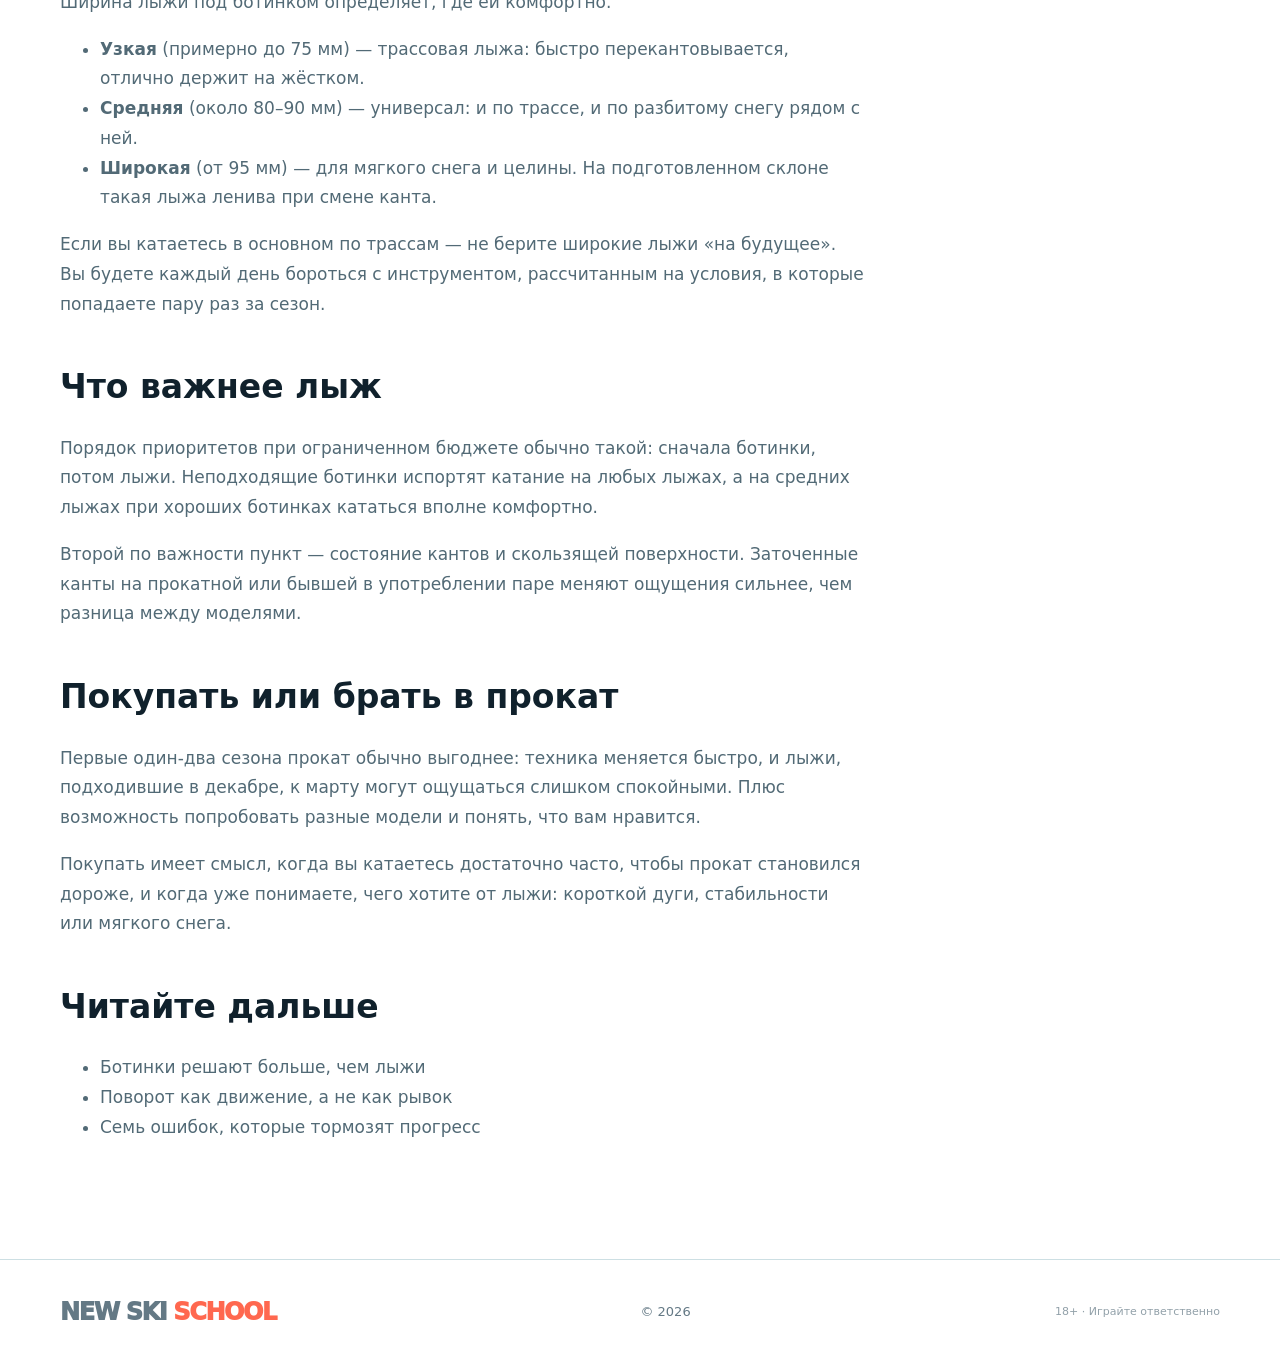
<file: vybor-lyzh.html>
<!doctype html><html lang="ru"><head><meta charset="utf-8"><meta name="viewport" content="width=device-width,initial-scale=1"><title>Как выбрать горные лыжи: ростовка, радиус, жёсткость</title><meta name="description" content="На что реально смотреть при выборе лыж: длина, радиус бокового выреза, жёсткость и ширина талии. Чем отличаются лыжи для новичка и что не стоит покупать."><link rel="canonical" href="https://newskischool.ru/vybor-lyzh"><link rel="stylesheet" href="/assets/style.css"><link rel="icon" type="image/svg+xml" href="/favicon.svg"><link rel="icon" href="/favicon.ico" sizes="any"><link rel="icon" type="image/png" sizes="32x32" href="/favicon-32.png"><script type="application/ld+json">[{"@context": "https://schema.org", "@type": "Article", "headline": "Как выбрать горные лыжи: ростовка, радиус, жёсткость", "description": "На что реально смотреть при выборе лыж: длина, радиус бокового выреза, жёсткость и ширина талии. Чем отличаются лыжи для новичка и что не стоит покупать.", "inLanguage": "ru-RU", "mainEntityOfPage": "https://newskischool.ru/vybor-lyzh", "author": {"@type": "Organization", "name": "New Ski School"}, "publisher": {"@type": "Organization", "name": "New Ski School"}}, {"@context": "https://schema.org", "@type": "BreadcrumbList", "itemListElement": [{"@type": "ListItem", "position": 1, "name": "New Ski School", "item": "https://newskischool.ru/"}, {"@type": "ListItem", "position": 2, "name": "Как выбрать лыжи и не переплатить", "item": "https://newskischool.ru/vybor-lyzh"}]}]</script><!-- Yandex.Metrika counter --><script type="text/javascript">(function(m,e,t,r,i,k,a){m[i]=m[i]||function(){(m[i].a=m[i].a||[]).push(arguments)};m[i].l=1*new Date();for(var j=0;j<document.scripts.length;j++){if(document.scripts[j].src===r){return;}}k=e.createElement(t),a=e.getElementsByTagName(t)[0],k.async=1,k.src=r,a.parentNode.insertBefore(k,a)})(window,document,"script","https://mc.yandex.ru/metrika/tag.js","ym");ym(112157472,"init",{clickmap:true,trackLinks:true,accurateTrackBounce:true,webvisor:true});</script><noscript><div><img src="https://mc.yandex.ru/watch/112157472" style="position:absolute;left:-9999px" alt=""></div></noscript><!-- /Yandex.Metrika counter --></head><body><header><div class="wrap nav"><a class="logo" href="/">NEW SKI <i>SCHOOL</i></a><nav><a href="/technique">Техника</a><a href="/gear">Экипировка</a><a href="/mountains">Горы</a><a href="/povorot">Поворот</a><a href="/vybor-lyzh">Лыжи</a><a href="/bezopasnost">Безопасность</a><a class="nav-cta" href="/podgotovka">Подготовка к сезону</a></nav></div></header><main class="article"><div class="wrap"><div class="crumbs"><a href="/">New Ski School</a> / Как выбрать лыжи и не переплатить</div><div class="article-shell"><article><div class="eyebrow">ЭКИПИРОВКА</div><h1>Как выбрать лыжи и не переплатить</h1><p class="lead">Характеристик в описании много, а решают выбор три-четыре. Разберём, какие именно и как они меняют поведение лыжи под ногами.</p><h2>Длина</h2>
<p>Общий ориентир для универсальных лыж — от подбородка до кончика носа стоящего человека. Это не закон, а точка отсчёта, от которой имеет смысл двигаться.</p>
<p>Короче берут, когда важнее управляемость: начинающим, тем, кто катается в основном на подготовленных склонах короткими дугами, и лыжникам поменьше весом. Длиннее — когда важнее стабильность на скорости и на неровном снегу.</p>
<p>Вес при этом влияет не меньше роста. Лёгкому человеку тяжело прогнуть длинную жёсткую лыжу, и она просто не будет работать так, как задумано.</p>

<h2>Радиус бокового выреза</h2>
<p>Это радиус той дуги, которую лыжа рисует, если поставить её на кант и не мешать. Указывается в метрах.</p>
<ul>
<li><strong>Малый радиус</strong> (примерно до 14 м) — лыжа охотно входит в короткий поворот, живая и вертлявая. Хороша для узких трасс и обучения короткой дуге.</li>
<li><strong>Средний</strong> (около 15–18 м) — универсальный вариант, который прощает и короткие, и длинные дуги. Для одной пары «на всё» это обычно правильный выбор.</li>
<li><strong>Большой</strong> (от 19 м и выше) — стабильность на скорости и длинные дуги, но на медленном катании такая лыжа кажется неповоротливой.</li>
</ul>

<h2>Жёсткость</h2>
<p>Жёсткая лыжа держит кант на льду и на скорости, но требует силы и техники: её надо суметь прогнуть. Мягкая прощает ошибки и легко идёт на малой скорости, зато на жёстком склоне начинает вибрировать и срываться.</p>
<p>Практический вывод для тех, кто катается первый-второй сезон: мягче почти всегда лучше. Жёсткая лыжа не сделает вас быстрее — она сделает обучение неприятным.</p>

<h2>Ширина талии</h2>
<p>Ширина лыжи под ботинком определяет, где ей комфортно.</p>
<ul>
<li><strong>Узкая</strong> (примерно до 75 мм) — трассовая лыжа: быстро перекантовывается, отлично держит на жёстком.</li>
<li><strong>Средняя</strong> (около 80–90 мм) — универсал: и по трассе, и по разбитому снегу рядом с ней.</li>
<li><strong>Широкая</strong> (от 95 мм) — для мягкого снега и целины. На подготовленном склоне такая лыжа ленива при смене канта.</li>
</ul>
<p>Если вы катаетесь в основном по трассам — не берите широкие лыжи «на будущее». Вы будете каждый день бороться с инструментом, рассчитанным на условия, в которые попадаете пару раз за сезон.</p>

<h2>Что важнее лыж</h2>
<p>Порядок приоритетов при ограниченном бюджете обычно такой: сначала ботинки, потом лыжи. Неподходящие ботинки испортят катание на любых лыжах, а на средних лыжах при хороших ботинках кататься вполне комфортно.</p>
<p>Второй по важности пункт — состояние кантов и скользящей поверхности. Заточенные канты на прокатной или бывшей в употреблении паре меняют ощущения сильнее, чем разница между моделями.</p>

<h2>Покупать или брать в прокат</h2>
<p>Первые один-два сезона прокат обычно выгоднее: техника меняется быстро, и лыжи, подходившие в декабре, к марту могут ощущаться слишком спокойными. Плюс возможность попробовать разные модели и понять, что вам нравится.</p>
<p>Покупать имеет смысл, когда вы катаетесь достаточно часто, чтобы прокат становился дороже, и когда уже понимаете, чего хотите от лыжи: короткой дуги, стабильности или мягкого снега.</p><h2>Читайте дальше</h2><ul><li><a href="/botinki">Ботинки решают больше, чем лыжи</a></li><li><a href="/povorot">Поворот как движение, а не как рывок</a></li><li><a href="/oshibki">Семь ошибок, которые тормозят прогресс</a></li></ul></article><aside class="aside"><strong>С чего начать</strong><p>Три материала, которые дают больше всего на первых выездах: стойка, поворот и подбор ботинок.</p><a class="button" href="/technique">Техника катания</a></aside></div></div></main><footer><div class="wrap foot"><a class="logo" href="/">NEW SKI <i>SCHOOL</i></a><div>© <span data-year></span></div><div class="tiny">18+ · Играйте ответственно</div></div></footer><script src="/assets/site.js"></script></body></html>
</file>
<file: assets/style.css>
:root{--ink:#10212c;--blue:#1d4f67;--ice:#eef7f8;--snow:#fff;--coral:#ff684f;--muted:#647985;--line:#cddfe3;--max:1160px}*{box-sizing:border-box}html{scroll-behavior:smooth}body{margin:0;background:var(--snow);color:var(--ink);font-family:Inter,ui-sans-serif,system-ui,-apple-system,"Segoe UI",sans-serif}a{color:inherit;text-decoration:none}img{display:block;max-width:100%}.wrap{width:min(var(--max),calc(100% - 36px));margin:auto}header{position:absolute;z-index:20;width:100%;top:0;color:#fff}.nav{height:88px;display:flex;align-items:center;gap:28px;border-bottom:1px solid rgba(255,255,255,.25)}.logo{font-size:24px;font-weight:950;letter-spacing:-1.4px}.logo i{color:var(--coral);font-style:normal}.nav nav{margin-left:auto;display:flex;align-items:center;gap:25px;font-size:14px;font-weight:800}.nav-cta,.button{display:inline-flex;align-items:center;justify-content:center;border-radius:12px;font-weight:900;transition:.2s}.nav-cta{padding:11px 16px;background:#fff;color:var(--ink)}.button{padding:15px 21px;background:var(--coral);color:#fff;box-shadow:0 12px 30px rgba(255,104,79,.25)}.button:hover,.nav-cta:hover{transform:translateY(-2px)}.button.ghost{background:rgba(255,255,255,.12);border:1px solid rgba(255,255,255,.4);backdrop-filter:blur(10px);box-shadow:none}.hero{min-height:760px;display:flex;align-items:flex-end;position:relative;color:#fff;background:radial-gradient(circle at 72% 20%,rgba(255,255,255,.82),transparent 14%),radial-gradient(circle at 82% 52%,rgba(117,210,232,.55),transparent 28%),linear-gradient(145deg,#163c52 0%,#286d88 52%,#d8f0f4 100%)}.hero:after{content:"";position:absolute;inset:0;background:linear-gradient(90deg,rgba(5,31,43,.5),transparent 68%)}.hero-inner{position:relative;z-index:2;padding:150px 0 78px}.eyebrow{text-transform:uppercase;letter-spacing:.18em;font-size:11px;font-weight:950}.hero h1{font-size:clamp(52px,9vw,104px);line-height:.88;letter-spacing:-.065em;max-width:900px;margin:22px 0}.hero p{font-size:clamp(18px,2vw,23px);line-height:1.55;max-width:610px;color:#e6f1f3}.actions{display:flex;flex-wrap:wrap;gap:12px;margin-top:30px}.facts{position:relative;z-index:3;margin-top:-1px;background:var(--ink);color:#fff}.facts-in{display:grid;grid-template-columns:repeat(3,1fr);padding:26px 0}.fact{padding:5px 30px;border-right:1px solid rgba(255,255,255,.15)}.fact:first-child{padding-left:0}.fact:last-child{border:0}.fact strong{display:block;font-size:22px}.fact span{font-size:13px;color:#a9bec7}section{padding:90px 0}.section-head{display:grid;grid-template-columns:1fr 1fr;gap:40px;align-items:end;margin-bottom:36px}.section-head h2{font-size:clamp(38px,6vw,68px);line-height:.98;letter-spacing:-.05em;margin:0}.section-head p{color:var(--muted);font-size:17px;line-height:1.65;max-width:520px}.lessons{display:grid;grid-template-columns:repeat(3,1fr);gap:16px}.lesson{min-height:350px;border:1px solid var(--line);border-radius:24px;padding:25px;background:var(--ice);display:flex;flex-direction:column}.lesson:nth-child(2){background:var(--blue);color:white;border-color:var(--blue)}.lesson .tag{font-size:11px;text-transform:uppercase;letter-spacing:.15em;font-weight:900;color:var(--coral)}.lesson h3{font-size:31px;line-height:1.05;letter-spacing:-.04em;margin:auto 0 14px}.lesson p{color:var(--muted);line-height:1.55}.lesson:nth-child(2) p{color:#c7dbe2}.link{font-weight:900;margin-top:16px}.link b{color:var(--coral)}.route{background:var(--ice)}.route-grid{display:grid;grid-template-columns:1fr 1fr;gap:17px}.route-card{border-radius:22px;background:#fff;padding:28px;border:1px solid var(--line)}.route-card strong{font-size:14px;color:var(--coral)}.route-card h3{font-size:29px;margin:15px 0 8px}.route-card p{color:var(--muted);line-height:1.55}.offer{background:var(--ink);color:white;border-radius:30px;padding:clamp(34px,7vw,78px);display:grid;grid-template-columns:1.25fr .75fr;gap:40px;align-items:end}.offer h2{font-size:clamp(42px,7vw,78px);line-height:.94;letter-spacing:-.055em;margin:0}.offer p{color:#bed0d7;font-size:18px;line-height:1.6}.article{padding:140px 0 100px;background:linear-gradient(var(--ice),#fff 420px)}.article header+&{}.crumbs{font-size:13px;color:var(--muted)}.article-shell{display:grid;grid-template-columns:1fr 300px;gap:55px}.article h1{font-size:clamp(46px,7vw,78px);line-height:.96;letter-spacing:-.055em;margin:22px 0}.article .lead{font-size:22px;line-height:1.6;color:#48616d}.article h2{font-size:33px;margin-top:48px}.article p,.article li{font-size:17px;line-height:1.75;color:#526a76}.aside{position:sticky;top:24px;height:max-content;background:var(--ink);color:#fff;border-radius:22px;padding:24px}.aside p{font-size:14px;color:#bdd0d8}.aside .button{width:100%}footer{padding:38px 0;border-top:1px solid var(--line);color:var(--muted);font-size:13px}.foot{display:flex;align-items:center;justify-content:space-between;gap:20px}.tiny{font-size:11px;opacity:.7}@media(max-width:820px){.nav nav a:not(.nav-cta){display:none}.hero{min-height:680px;background-position:62% center}.hero-inner{padding-bottom:58px}.facts-in,.lessons,.section-head,.route-grid,.offer,.article-shell{grid-template-columns:1fr}.fact{border-right:0;border-bottom:1px solid rgba(255,255,255,.12);padding:14px 0}.fact:last-child{border:0}.lesson{min-height:270px}.aside{position:static}.foot{flex-direction:column;align-items:flex-start}.section-head{gap:8px}.offer{align-items:start}}
</file>
